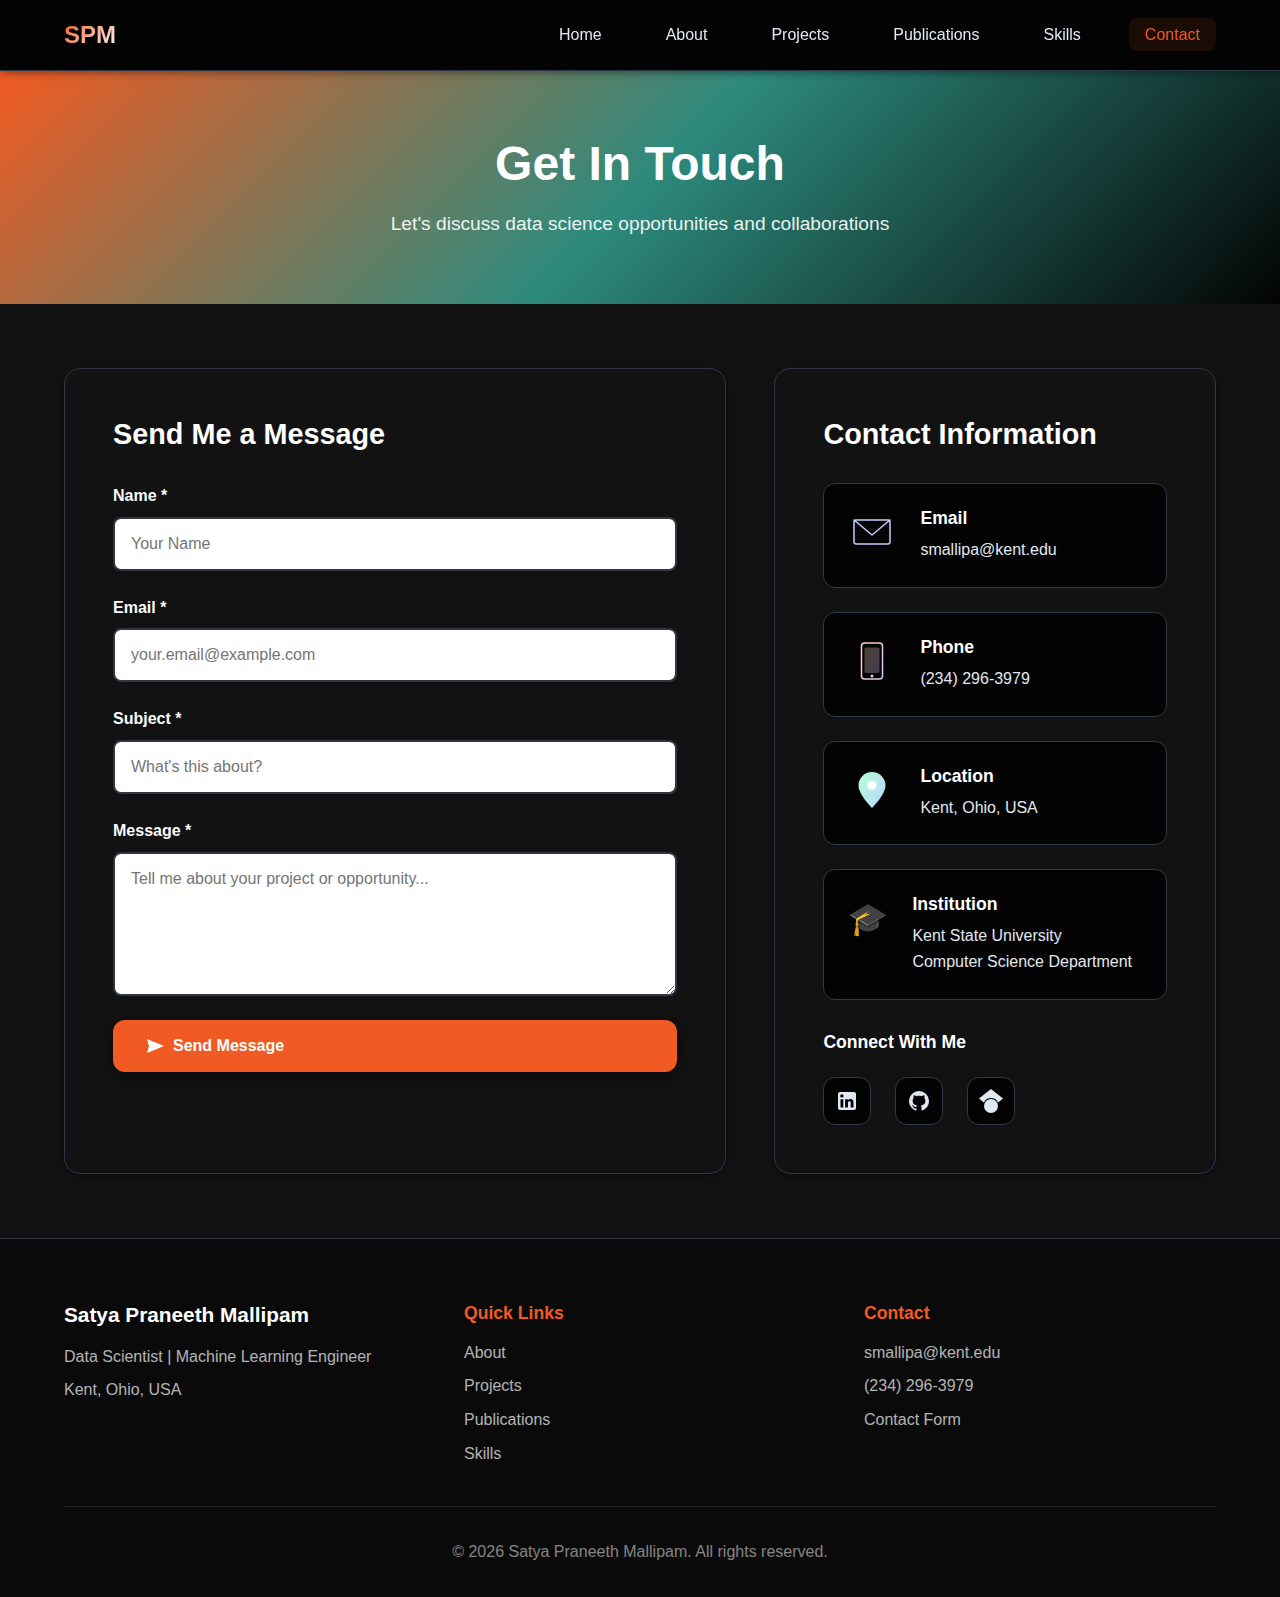
<file: contact.html>
<!DOCTYPE html>
<html lang="en">

<head>
    <meta charset="UTF-8">
    <meta name="viewport" content="width=device-width, initial-scale=1.0">
    <title>Contact - Satya Praneeth Mallipam</title>
    <link rel="stylesheet" href="style.css">
</head>

<body>
    <!-- Navigation -->
    <nav class="navbar">
        <div class="container">
            <div class="nav-brand">SPM</div>
            <ul class="nav-menu">
                <li><a href="index.html">Home</a></li>
                <li><a href="about.html">About</a></li>
                <li><a href="projects.html">Projects</a></li>
                <li><a href="publications.html">Publications</a></li>
                <li><a href="skills.html">Skills</a></li>
                <li><a href="contact.html" class="active">Contact</a></li>
            </ul>
            <div class="hamburger">
                <span></span>
                <span></span>
                <span></span>
            </div>
        </div>
    </nav>

    <!-- Page Header -->
    <section class="page-header">
        <div class="container">
            <h1>Get In Touch</h1>
            <p>Let's discuss data science opportunities and collaborations</p>
        </div>
    </section>

    <!-- Contact Section -->
    <section class="contact-section">
        <div class="container">
            <div class="contact-grid">
                <!-- Contact Form -->
                <div class="contact-form-container">
                    <h2>Send Me a Message</h2>
                    <form class="contact-form" id="contactForm">
                        <div class="form-group">
                            <label for="name">Name *</label>
                            <input type="text" id="name" name="name" required placeholder="Your Name">
                        </div>

                        <div class="form-group">
                            <label for="email">Email *</label>
                            <input type="email" id="email" name="email" required placeholder="your.email@example.com">
                        </div>

                        <div class="form-group">
                            <label for="subject">Subject *</label>
                            <input type="text" id="subject" name="subject" required placeholder="What's this about?">
                        </div>

                        <div class="form-group">
                            <label for="message">Message *</label>
                            <textarea id="message" name="message" rows="6" required
                                placeholder="Tell me about your project or opportunity..."></textarea>
                        </div>

                        <button type="submit" class="btn btn-primary">
                            <svg width="20" height="20" viewBox="0 0 20 20" fill="none"
                                xmlns="http://www.w3.org/2000/svg">
                                <path d="M2 3L19 10L2 17L4 10L2 3Z" fill="currentColor" />
                            </svg>
                            Send Message
                        </button>
                    </form>
                    <div id="formMessage" class="form-message"></div>
                </div>

                <!-- Contact Information -->
                <div class="contact-info-container">
                    <h2>Contact Information</h2>

                    <div class="contact-info-card">
                        <div class="info-icon"><img src="images/icons/email.svg" alt="Email"></div>
                        <div class="info-content">
                            <h3>Email</h3>
                            <a href="mailto:smallipa@kent.edu">smallipa@kent.edu</a>
                        </div>
                    </div>

                    <div class="contact-info-card">
                        <div class="info-icon"><img src="images/icons/phone.svg" alt="Phone"></div>
                        <div class="info-content">
                            <h3>Phone</h3>
                            <a href="tel:+12342963979">(234) 296-3979</a>
                        </div>
                    </div>

                    <div class="contact-info-card">
                        <div class="info-icon"><img src="images/icons/location.svg" alt="Location"></div>
                        <div class="info-content">
                            <h3>Location</h3>
                            <p>Kent, Ohio, USA</p>
                        </div>
                    </div>

                    <div class="contact-info-card">
                        <div class="info-icon">🎓</div>
                        <div class="info-content">
                            <h3>Institution</h3>
                            <p>Kent State University<br>Computer Science Department</p>
                        </div>
                    </div>

                    <div class="social-links">
                        <h3>Connect With Me</h3>
                        <div class="social-icons">
                            <a href="#" class="social-icon" title="LinkedIn">
                                <svg width="24" height="24" viewBox="0 0 24 24" fill="currentColor">
                                    <path
                                        d="M19 3a2 2 0 0 1 2 2v14a2 2 0 0 1-2 2H5a2 2 0 0 1-2-2V5a2 2 0 0 1 2-2h14m-.5 15.5v-5.3a3.26 3.26 0 0 0-3.26-3.26c-.85 0-1.84.52-2.32 1.3v-1.11h-2.79v8.37h2.79v-4.93c0-.77.62-1.4 1.39-1.4a1.4 1.4 0 0 1 1.4 1.4v4.93h2.79M6.88 8.56a1.68 1.68 0 0 0 1.68-1.68c0-.93-.75-1.69-1.68-1.69a1.69 1.69 0 0 0-1.69 1.69c0 .93.76 1.68 1.69 1.68m1.39 9.94v-8.37H5.5v8.37h2.77z" />
                                </svg>
                            </a>
                            <a href="#" class="social-icon" title="GitHub">
                                <svg width="24" height="24" viewBox="0 0 24 24" fill="currentColor">
                                    <path
                                        d="M12 2A10 10 0 0 0 2 12c0 4.42 2.87 8.17 6.84 9.5.5.08.66-.23.66-.5v-1.69c-2.77.6-3.36-1.34-3.36-1.34-.46-1.16-1.11-1.47-1.11-1.47-.91-.62.07-.6.07-.6 1 .07 1.53 1.03 1.53 1.03.87 1.52 2.34 1.07 2.91.83.09-.65.35-1.09.63-1.34-2.22-.25-4.55-1.11-4.55-4.92 0-1.11.38-2 1.03-2.71-.1-.25-.45-1.29.1-2.64 0 0 .84-.27 2.75 1.02.79-.22 1.65-.33 2.5-.33.85 0 1.71.11 2.5.33 1.91-1.29 2.75-1.02 2.75-1.02.55 1.35.2 2.39.1 2.64.65.71 1.03 1.6 1.03 2.71 0 3.82-2.34 4.66-4.57 4.91.36.31.69.92.69 1.85V21c0 .27.16.59.67.5C19.14 20.16 22 16.42 22 12A10 10 0 0 0 12 2z" />
                                </svg>
                            </a>
                            <a href="#" class="social-icon" title="Google Scholar">
                                <svg width="24" height="24" viewBox="0 0 24 24" fill="currentColor">
                                    <path
                                        d="M12 24a7 7 0 1 1 0-14 7 7 0 0 1 0 14zm0-24L0 9.5l4.838 3.94A8 8 0 0 1 12 9a8 8 0 0 1 7.162 4.44L24 9.5z" />
                                </svg>
                            </a>
                        </div>
                    </div>
                </div>
            </div>
        </div>
    </section>

    <!-- Footer -->
    <footer class="footer">
        <div class="container">
            <div class="footer-content">
                <div class="footer-section">
                    <h3>Satya Praneeth Mallipam</h3>
                    <p>Data Scientist | Machine Learning Engineer</p>
                    <p>Kent, Ohio, USA</p>
                </div>
                <div class="footer-section">
                    <h4>Quick Links</h4>
                    <ul>
                        <li><a href="about.html">About</a></li>
                        <li><a href="projects.html">Projects</a></li>
                        <li><a href="publications.html">Publications</a></li>
                        <li><a href="skills.html">Skills</a></li>
                    </ul>
                </div>
                <div class="footer-section">
                    <h4>Contact</h4>
                    <ul>
                        <li><a href="mailto:smallipa@kent.edu">smallipa@kent.edu</a></li>
                        <li><a href="tel:+12342963979">(234) 296-3979</a></li>
                        <li><a href="contact.html">Contact Form</a></li>
                    </ul>
                </div>
            </div>
            <div class="footer-bottom">
                <p>&copy; 2026 Satya Praneeth Mallipam. All rights reserved.</p>
            </div>
        </div>
    </footer>

    <script src="script.js"></script>
    <script>
        document.getElementById('contactForm').addEventListener('submit', function (e) {
            e.preventDefault();

            const formMessage = document.getElementById('formMessage');
            formMessage.className = 'form-message success';
            formMessage.textContent = 'Thank you for your message! I will get back to you soon.';
            formMessage.style.display = 'block';

            // Reset form
            this.reset();

            // Hide message after 5 seconds
            setTimeout(() => {
                formMessage.style.display = 'none';
            }, 5000);
        });
    </script>
</body>

</html>
</file>
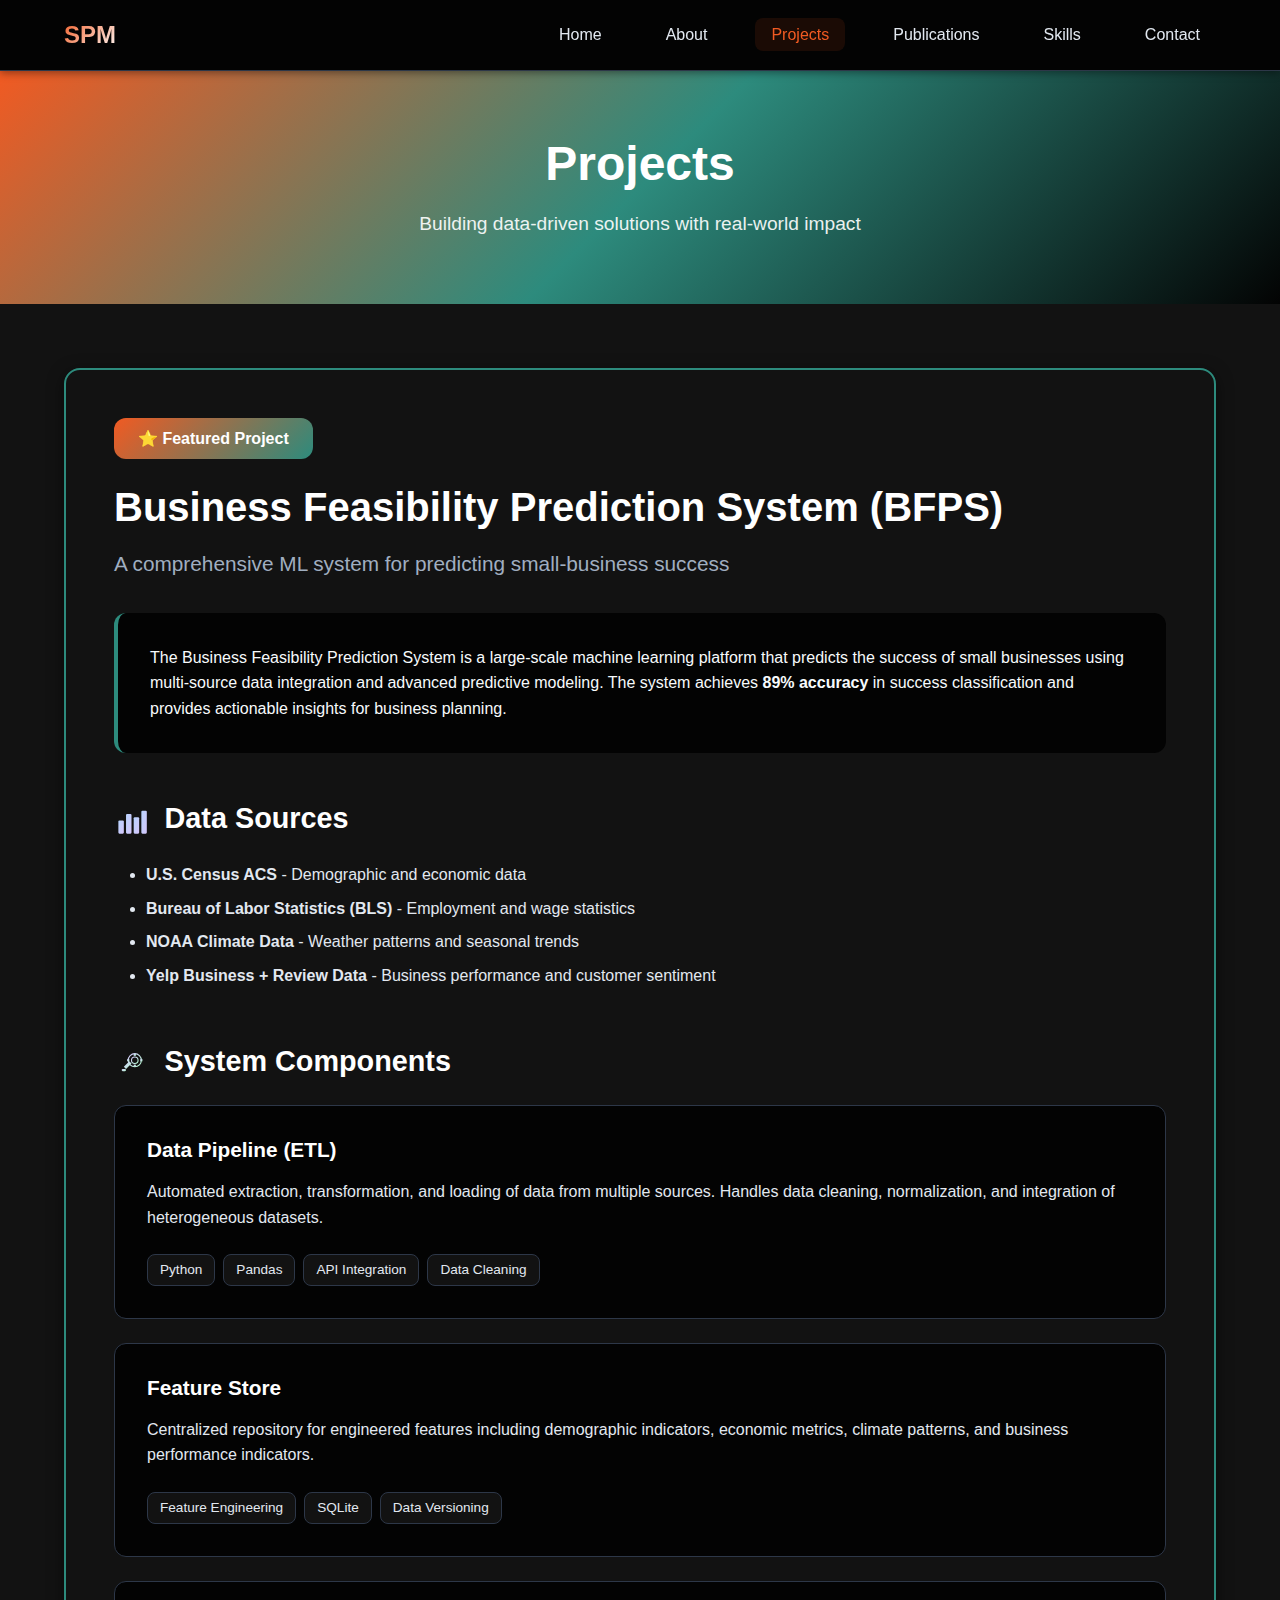
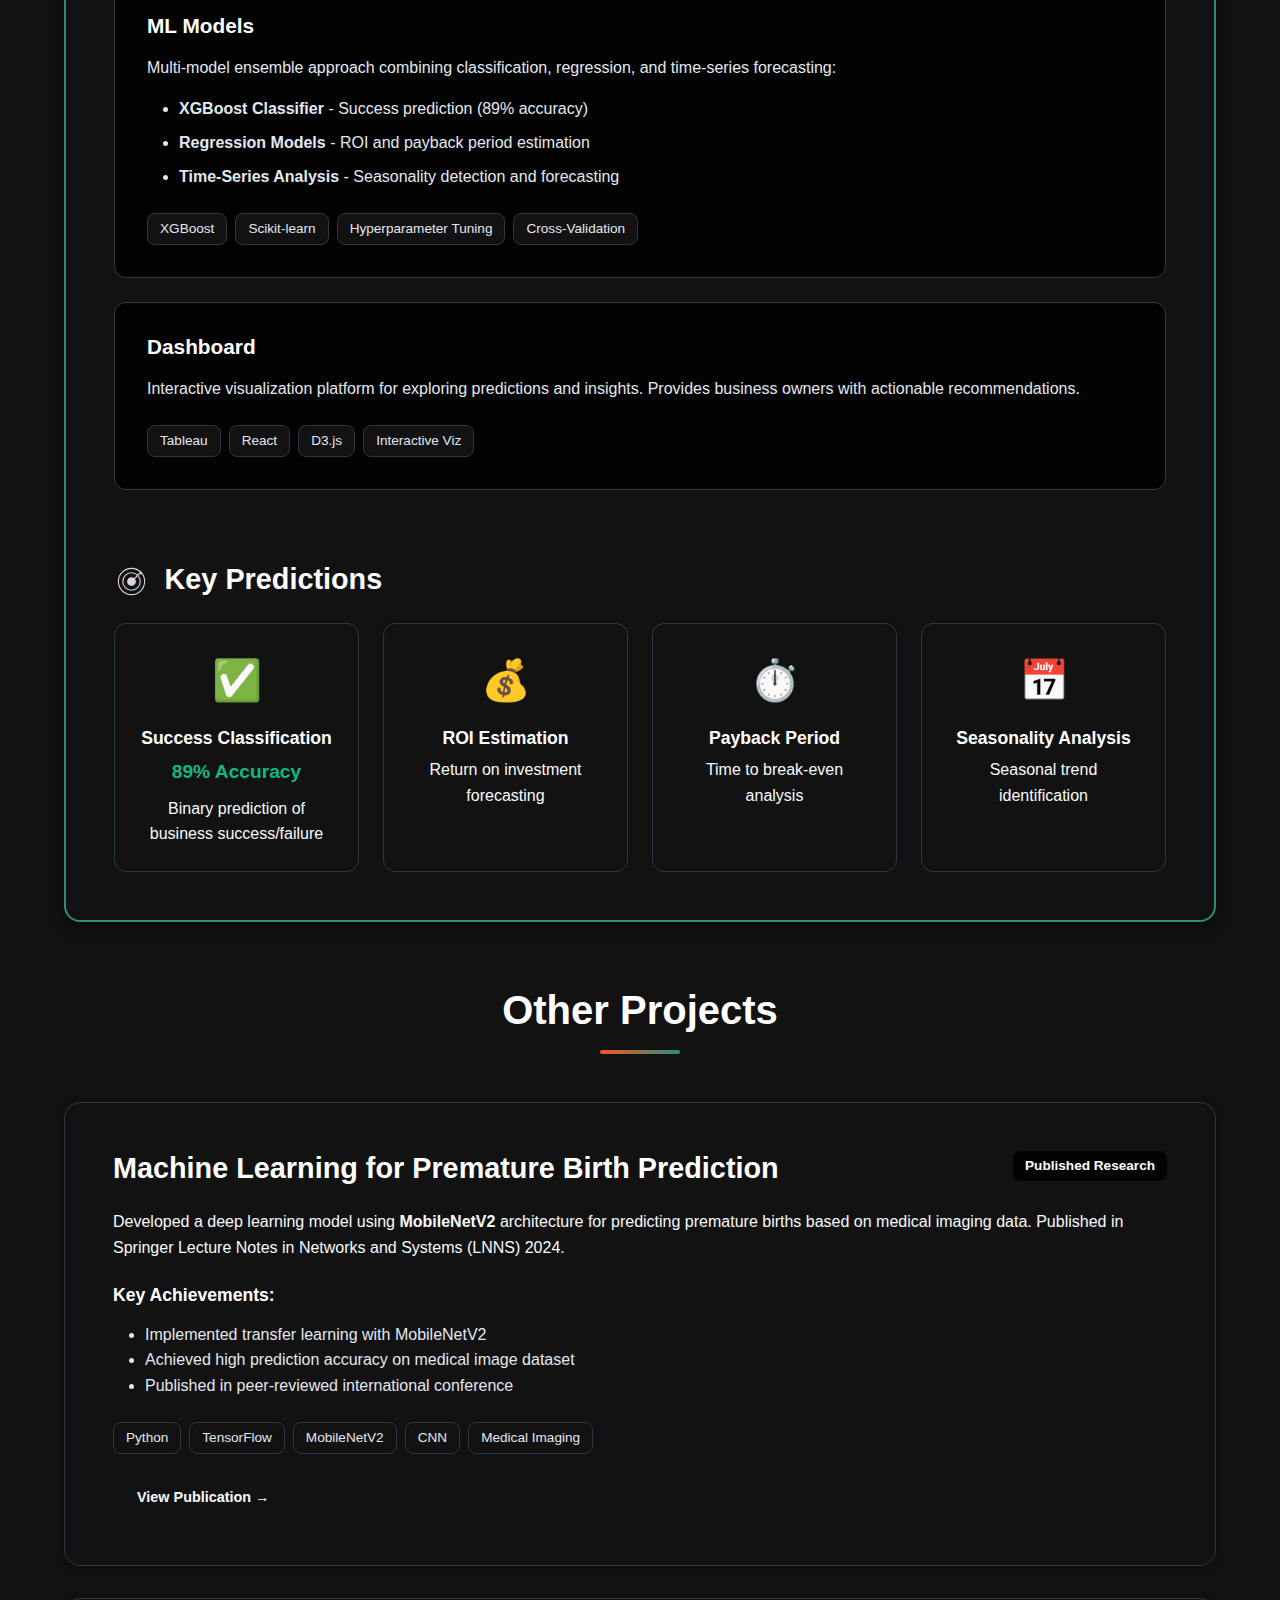
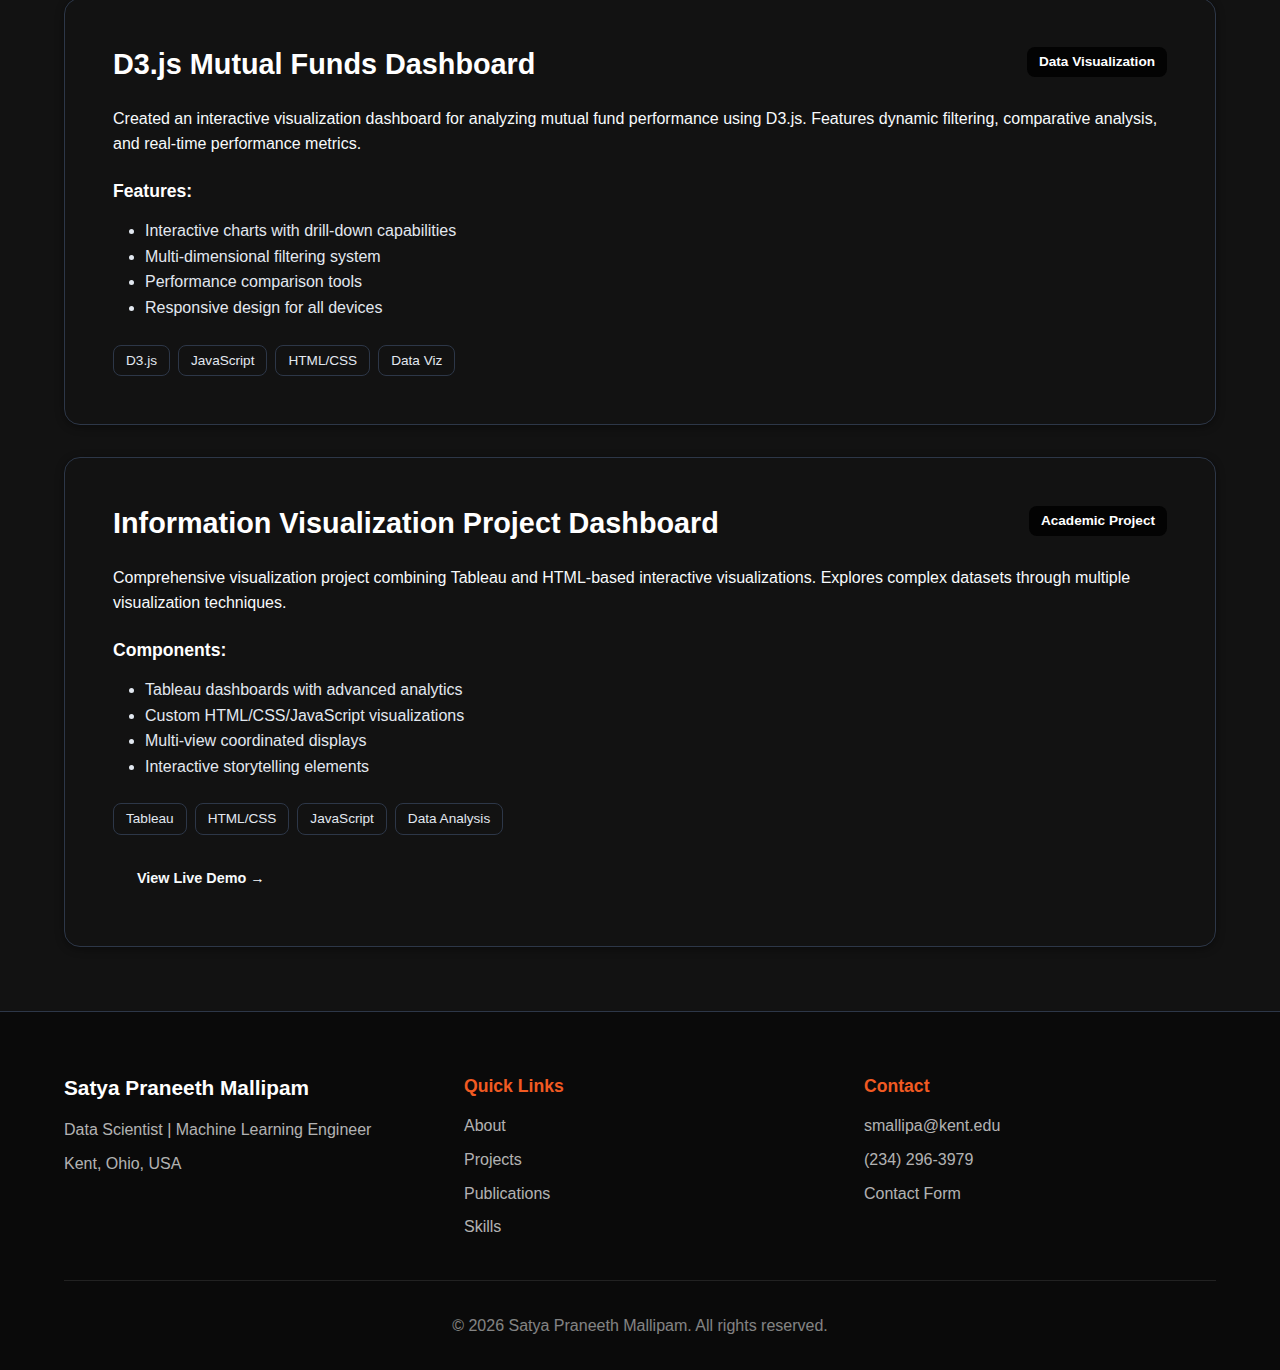
<file: projects.html>
<!DOCTYPE html>
<html lang="en">

<head>
    <meta charset="UTF-8">
    <meta name="viewport" content="width=device-width, initial-scale=1.0">
    <title>Projects - Satya Praneeth Mallipam</title>
    <link rel="stylesheet" href="style.css">
</head>

<body>
    <!-- Navigation -->
    <nav class="navbar">
        <div class="container">
            <div class="nav-brand">SPM</div>
            <ul class="nav-menu">
                <li><a href="index.html">Home</a></li>
                <li><a href="about.html">About</a></li>
                <li><a href="projects.html" class="active">Projects</a></li>
                <li><a href="publications.html">Publications</a></li>
                <li><a href="skills.html">Skills</a></li>
                <li><a href="contact.html">Contact</a></li>
            </ul>
            <div class="hamburger">
                <span></span>
                <span></span>
                <span></span>
            </div>
        </div>
    </nav>

    <!-- Page Header -->
    <section class="page-header">
        <div class="container">
            <h1>Projects</h1>
            <p>Building data-driven solutions with real-world impact</p>
        </div>
    </section>

    <!-- Projects Section -->
    <section class="projects-section">
        <div class="container">
            <!-- Featured Project: BFPS -->
            <div class="project-detail featured-project">
                <div class="project-badge">⭐ Featured Project</div>
                <h2>Business Feasibility Prediction System (BFPS)</h2>
                <p class="project-subtitle">A comprehensive ML system for predicting small-business success</p>

                <div class="project-overview">
                    <p>The Business Feasibility Prediction System is a large-scale machine learning platform that
                        predicts the success of small businesses using multi-source data integration and advanced
                        predictive modeling. The system achieves <strong>89% accuracy</strong> in success classification
                        and provides actionable insights for business planning.</p>
                </div>

                <div class="project-sections">
                    <div class="project-subsection">
                        <h3><img src="images/icons/data-science.svg" alt="Data" class="icon-inline"> Data Sources</h3>
                        <ul>
                            <li><strong>U.S. Census ACS</strong> - Demographic and economic data</li>
                            <li><strong>Bureau of Labor Statistics (BLS)</strong> - Employment and wage statistics</li>
                            <li><strong>NOAA Climate Data</strong> - Weather patterns and seasonal trends</li>
                            <li><strong>Yelp Business + Review Data</strong> - Business performance and customer
                                sentiment</li>
                        </ul>
                    </div>

                    <div class="project-subsection">
                        <h3><img src="images/icons/engineering.svg" alt="Engineering" class="icon-inline"> System Components</h3>

                        <div class="component-card">
                            <h4>Data Pipeline (ETL)</h4>
                            <p>Automated extraction, transformation, and loading of data from multiple sources. Handles
                                data cleaning, normalization, and integration of heterogeneous datasets.</p>
                            <div class="tech-tags">
                                <span>Python</span>
                                <span>Pandas</span>
                                <span>API Integration</span>
                                <span>Data Cleaning</span>
                            </div>
                        </div>

                        <div class="component-card">
                            <h4>Feature Store</h4>
                            <p>Centralized repository for engineered features including demographic indicators, economic
                                metrics, climate patterns, and business performance indicators.</p>
                            <div class="tech-tags">
                                <span>Feature Engineering</span>
                                <span>SQLite</span>
                                <span>Data Versioning</span>
                            </div>
                        </div>

                        <div class="component-card">
                            <h4>ML Models</h4>
                            <p>Multi-model ensemble approach combining classification, regression, and time-series
                                forecasting:</p>
                            <ul>
                                <li><strong>XGBoost Classifier</strong> - Success prediction (89% accuracy)</li>
                                <li><strong>Regression Models</strong> - ROI and payback period estimation</li>
                                <li><strong>Time-Series Analysis</strong> - Seasonality detection and forecasting</li>
                            </ul>
                            <div class="tech-tags">
                                <span>XGBoost</span>
                                <span>Scikit-learn</span>
                                <span>Hyperparameter Tuning</span>
                                <span>Cross-Validation</span>
                            </div>
                        </div>

                        <div class="component-card">
                            <h4>Dashboard</h4>
                            <p>Interactive visualization platform for exploring predictions and insights. Provides
                                business owners with actionable recommendations.</p>
                            <div class="tech-tags">
                                <span>Tableau</span>
                                <span>React</span>
                                <span>D3.js</span>
                                <span>Interactive Viz</span>
                            </div>
                        </div>
                    </div>

                    <div class="project-subsection">
                        <h3><img src="images/icons/target.svg" alt="Target" class="icon-inline"> Key Predictions</h3>
                        <div class="predictions-grid">
                            <div class="prediction-card">
                                <div class="prediction-icon">✅</div>
                                <h4>Success Classification</h4>
                                <p class="accuracy">89% Accuracy</p>
                                <p>Binary prediction of business success/failure</p>
                            </div>
                            <div class="prediction-card">
                                <div class="prediction-icon">💰</div>
                                <h4>ROI Estimation</h4>
                                <p>Return on investment forecasting</p>
                            </div>
                            <div class="prediction-card">
                                <div class="prediction-icon">⏱️</div>
                                <h4>Payback Period</h4>
                                <p>Time to break-even analysis</p>
                            </div>
                            <div class="prediction-card">
                                <div class="prediction-icon">📅</div>
                                <h4>Seasonality Analysis</h4>
                                <p>Seasonal trend identification</p>
                            </div>
                        </div>
                    </div>
                </div>
            </div>

            <!-- Other Projects -->
            <h2 class="section-title">Other Projects</h2>

            <div class="projects-grid-alt">
                <div class="project-card-alt">
                    <div class="project-header">
                        <h3>Machine Learning for Premature Birth Prediction</h3>
                        <span class="badge">Published Research</span>
                    </div>
                    <p>Developed a deep learning model using <strong>MobileNetV2</strong> architecture for predicting
                        premature births based on medical imaging data. Published in Springer Lecture Notes in Networks
                        and Systems (LNNS) 2024.</p>
                    <div class="project-highlights">
                        <h4>Key Achievements:</h4>
                        <ul>
                            <li>Implemented transfer learning with MobileNetV2</li>
                            <li>Achieved high prediction accuracy on medical image dataset</li>
                            <li>Published in peer-reviewed international conference</li>
                        </ul>
                    </div>
                    <div class="tech-tags">
                        <span>Python</span>
                        <span>TensorFlow</span>
                        <span>MobileNetV2</span>
                        <span>CNN</span>
                        <span>Medical Imaging</span>
                    </div>
                    <div class="project-links">
                        <a href="publications.html" class="btn btn-small">View Publication →</a>
                    </div>
                </div>

                <div class="project-card-alt">
                    <div class="project-header">
                        <h3>D3.js Mutual Funds Dashboard</h3>
                        <span class="badge">Data Visualization</span>
                    </div>
                    <p>Created an interactive visualization dashboard for analyzing mutual fund performance using D3.js.
                        Features dynamic filtering, comparative analysis, and real-time performance metrics.</p>
                    <div class="project-highlights">
                        <h4>Features:</h4>
                        <ul>
                            <li>Interactive charts with drill-down capabilities</li>
                            <li>Multi-dimensional filtering system</li>
                            <li>Performance comparison tools</li>
                            <li>Responsive design for all devices</li>
                        </ul>
                    </div>
                    <div class="tech-tags">
                        <span>D3.js</span>
                        <span>JavaScript</span>
                        <span>HTML/CSS</span>
                        <span>Data Viz</span>
                    </div>
                </div>

                <div class="project-card-alt">
                    <div class="project-header">
                        <h3>Information Visualization Project Dashboard</h3>
                        <span class="badge">Academic Project</span>
                    </div>
                    <p>Comprehensive visualization project combining Tableau and HTML-based interactive visualizations.
                        Explores complex datasets through multiple visualization techniques.</p>
                    <div class="project-highlights">
                        <h4>Components:</h4>
                        <ul>
                            <li>Tableau dashboards with advanced analytics</li>
                            <li>Custom HTML/CSS/JavaScript visualizations</li>
                            <li>Multi-view coordinated displays</li>
                            <li>Interactive storytelling elements</li>
                        </ul>
                    </div>
                    <div class="tech-tags">
                        <span>Tableau</span>
                        <span>HTML/CSS</span>
                        <span>JavaScript</span>
                        <span>Data Analysis</span>
                    </div>
                    <div class="project-links">
                        <a href="https://web.cs.kent.edu/~tbandila/IVwebpage.html" target="_blank"
                            class="btn btn-small">View Live Demo →</a>
                    </div>
                </div>
            </div>
        </div>
    </section>

    <!-- Footer -->
    <footer class="footer">
        <div class="container">
            <div class="footer-content">
                <div class="footer-section">
                    <h3>Satya Praneeth Mallipam</h3>
                    <p>Data Scientist | Machine Learning Engineer</p>
                    <p>Kent, Ohio, USA</p>
                </div>
                <div class="footer-section">
                    <h4>Quick Links</h4>
                    <ul>
                        <li><a href="about.html">About</a></li>
                        <li><a href="projects.html">Projects</a></li>
                        <li><a href="publications.html">Publications</a></li>
                        <li><a href="skills.html">Skills</a></li>
                    </ul>
                </div>
                <div class="footer-section">
                    <h4>Contact</h4>
                    <ul>
                        <li><a href="mailto:smallipa@kent.edu">smallipa@kent.edu</a></li>
                        <li><a href="tel:+12342963979">(234) 296-3979</a></li>
                        <li><a href="contact.html">Contact Form</a></li>
                    </ul>
                </div>
            </div>
            <div class="footer-bottom">
                <p>&copy; 2026 Satya Praneeth Mallipam. All rights reserved.</p>
            </div>
        </div>
    </footer>

    <script src="script.js"></script>
</body>

</html>
</file>
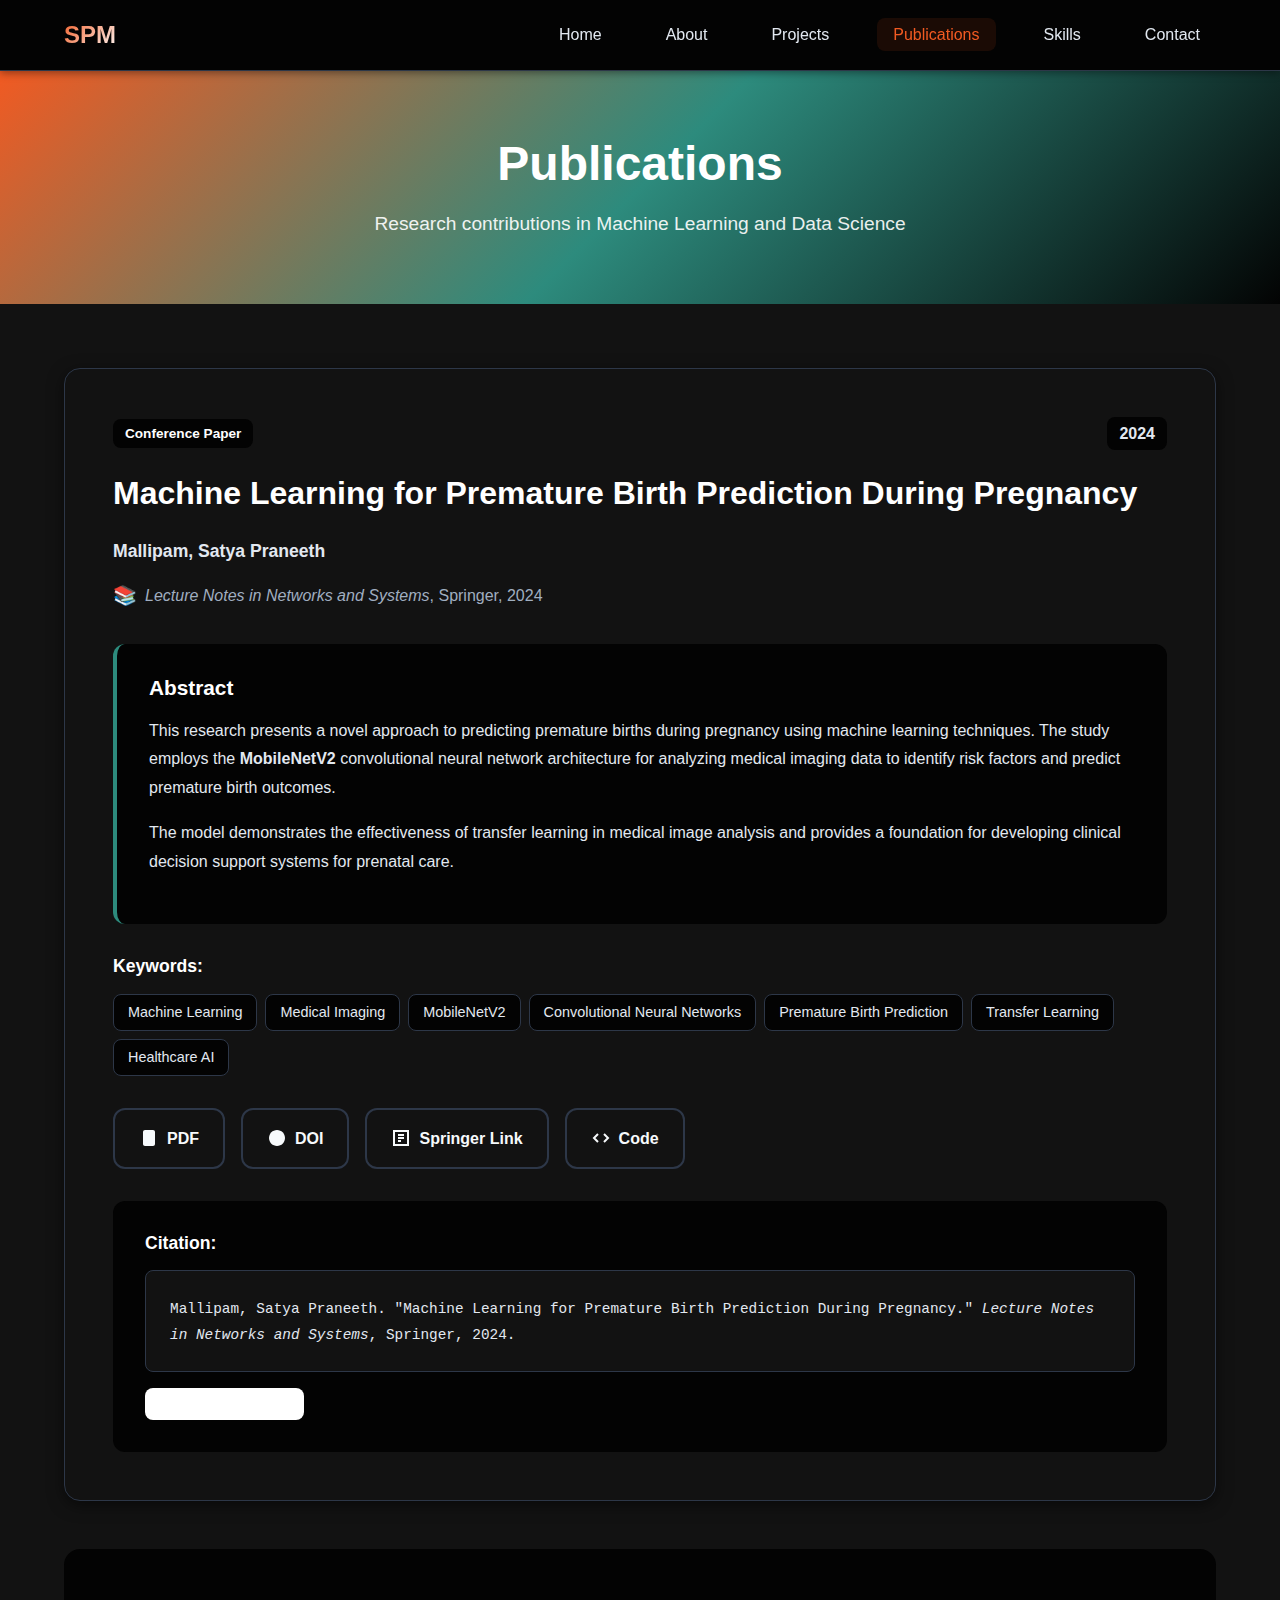
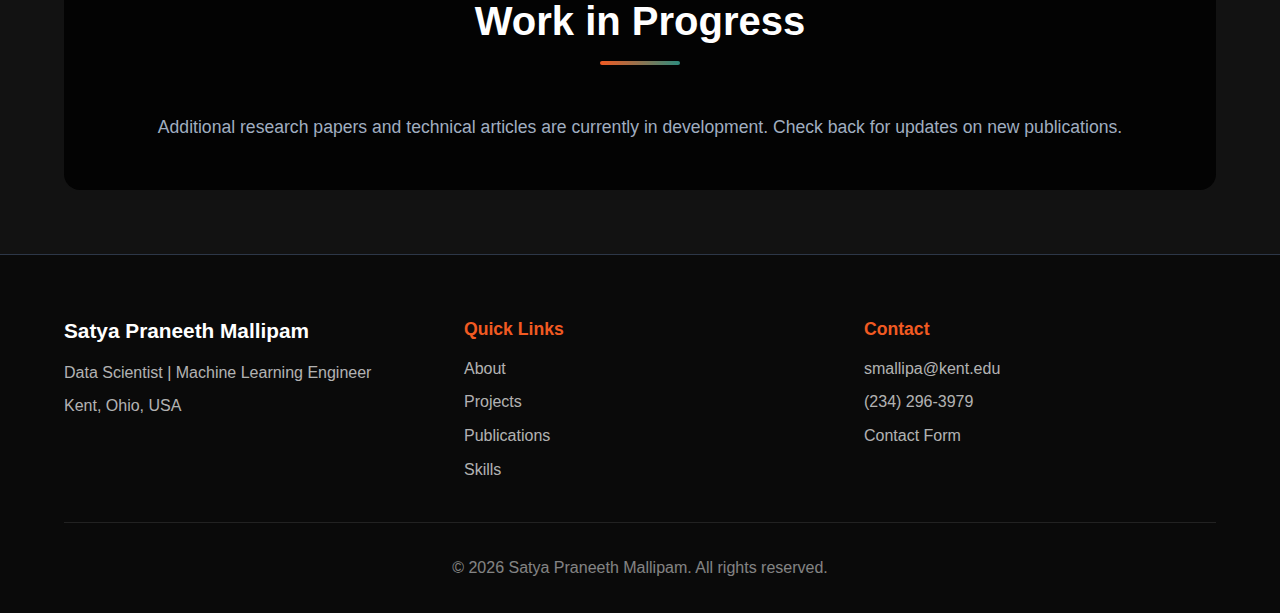
<file: publications.html>
<!DOCTYPE html>
<html lang="en">

<head>
    <meta charset="UTF-8">
    <meta name="viewport" content="width=device-width, initial-scale=1.0">
    <title>Publications - Satya Praneeth Mallipam</title>
    <link rel="stylesheet" href="style.css">
</head>

<body>
    <!-- Navigation -->
    <nav class="navbar">
        <div class="container">
            <div class="nav-brand">SPM</div>
            <ul class="nav-menu">
                <li><a href="index.html">Home</a></li>
                <li><a href="about.html">About</a></li>
                <li><a href="projects.html">Projects</a></li>
                <li><a href="publications.html" class="active">Publications</a></li>
                <li><a href="skills.html">Skills</a></li>
                <li><a href="contact.html">Contact</a></li>
            </ul>
            <div class="hamburger">
                <span></span>
                <span></span>
                <span></span>
            </div>
        </div>
    </nav>

    <!-- Page Header -->
    <section class="page-header">
        <div class="container">
            <h1>Publications</h1>
            <p>Research contributions in Machine Learning and Data Science</p>
        </div>
    </section>

    <!-- Publications Section -->
    <section class="publications-section">
        <div class="container">
            <div class="publication-card">
                <div class="publication-header">
                    <span class="publication-type">Conference Paper</span>
                    <span class="publication-year">2024</span>
                </div>

                <h2 class="publication-title">Machine Learning for Premature Birth Prediction During Pregnancy</h2>

                <div class="publication-authors">
                    <strong>Mallipam, Satya Praneeth</strong>
                </div>

                <div class="publication-venue">
                    <span class="venue-icon">📚</span>
                    <span><em>Lecture Notes in Networks and Systems</em>, Springer, 2024</span>
                </div>

                <div class="publication-abstract">
                    <h3>Abstract</h3>
                    <p>This research presents a novel approach to predicting premature births during pregnancy using
                        machine learning techniques. The study employs the <strong>MobileNetV2</strong> convolutional
                        neural network architecture for analyzing medical imaging data to identify risk factors and
                        predict premature birth outcomes.</p>

                    <p>The model demonstrates the effectiveness of transfer learning in medical image analysis and
                        provides a foundation for developing clinical decision support systems for prenatal care.</p>
                </div>

                <div class="publication-keywords">
                    <h4>Keywords:</h4>
                    <div class="keyword-tags">
                        <span>Machine Learning</span>
                        <span>Medical Imaging</span>
                        <span>MobileNetV2</span>
                        <span>Convolutional Neural Networks</span>
                        <span>Premature Birth Prediction</span>
                        <span>Transfer Learning</span>
                        <span>Healthcare AI</span>
                    </div>
                </div>

                <div class="publication-links">
                    <a href="#" class="pub-btn pdf-btn">
                        <svg width="20" height="20" viewBox="0 0 20 20" fill="none" xmlns="http://www.w3.org/2000/svg">
                            <path
                                d="M14 2H6C4.9 2 4 2.9 4 4V16C4 17.1 4.9 18 6 18H14C15.1 18 16 17.1 16 16V4C16 2.9 15.1 2 14 2Z"
                                fill="currentColor" />
                        </svg>
                        PDF
                    </a>
                    <a href="#" class="pub-btn doi-btn">
                        <svg width="20" height="20" viewBox="0 0 20 20" fill="none" xmlns="http://www.w3.org/2000/svg">
                            <path
                                d="M10 2C5.58 2 2 5.58 2 10C2 14.42 5.58 18 10 18C14.42 18 18 14.42 18 10C18 5.58 14.42 2 10 2Z"
                                fill="currentColor" />
                        </svg>
                        DOI
                    </a>
                    <a href="https://link.springer.com" target="_blank" class="pub-btn springer-btn">
                        <svg width="20" height="20" viewBox="0 0 20 20" fill="none" xmlns="http://www.w3.org/2000/svg">
                            <path d="M3 3H17V17H3V3Z" stroke="currentColor" stroke-width="2" fill="none" />
                            <path d="M7 7H13M7 10H13M7 13H10" stroke="currentColor" stroke-width="2" />
                        </svg>
                        Springer Link
                    </a>
                    <a href="#" class="pub-btn code-btn">
                        <svg width="20" height="20" viewBox="0 0 20 20" fill="none" xmlns="http://www.w3.org/2000/svg">
                            <path d="M7 14L3 10L7 6M13 6L17 10L13 14" stroke="currentColor" stroke-width="2"
                                fill="none" />
                        </svg>
                        Code
                    </a>
                </div>

                <div class="publication-citation">
                    <h4>Citation:</h4>
                    <div class="citation-box">
                        <code>Mallipam, Satya Praneeth. "Machine Learning for Premature Birth Prediction During Pregnancy." <em>Lecture Notes in Networks and Systems</em>, Springer, 2024.</code>
                    </div>
                    <button class="copy-citation-btn" onclick="copyCitation()">
                        <svg width="16" height="16" viewBox="0 0 16 16" fill="none" xmlns="http://www.w3.org/2000/svg">
                            <path
                                d="M11 1H3C2.45 1 2 1.45 2 2V11H3V2H11V1ZM13 3H6C5.45 3 5 3.45 5 4V14C5 14.55 5.45 15 6 15H13C13.55 15 14 14.55 14 14V4C14 3.45 13.55 3 13 3ZM13 14H6V4H13V14Z"
                                fill="currentColor" />
                        </svg>
                        Copy Citation
                    </button>
                </div>
            </div>

            <!-- Future Publications Section -->
            <div class="future-publications">
                <h2 class="section-title">Work in Progress</h2>
                <p class="section-description">Additional research papers and technical articles are currently in
                    development. Check back for updates on new publications.</p>
            </div>
        </div>
    </section>

    <!-- Footer -->
    <footer class="footer">
        <div class="container">
            <div class="footer-content">
                <div class="footer-section">
                    <h3>Satya Praneeth Mallipam</h3>
                    <p>Data Scientist | Machine Learning Engineer</p>
                    <p>Kent, Ohio, USA</p>
                </div>
                <div class="footer-section">
                    <h4>Quick Links</h4>
                    <ul>
                        <li><a href="about.html">About</a></li>
                        <li><a href="projects.html">Projects</a></li>
                        <li><a href="publications.html">Publications</a></li>
                        <li><a href="skills.html">Skills</a></li>
                    </ul>
                </div>
                <div class="footer-section">
                    <h4>Contact</h4>
                    <ul>
                        <li><a href="mailto:smallipa@kent.edu">smallipa@kent.edu</a></li>
                        <li><a href="tel:+12342963979">(234) 296-3979</a></li>
                        <li><a href="contact.html">Contact Form</a></li>
                    </ul>
                </div>
            </div>
            <div class="footer-bottom">
                <p>&copy; 2026 Satya Praneeth Mallipam. All rights reserved.</p>
            </div>
        </div>
    </footer>

    <script src="script.js"></script>
    <script>
        function copyCitation() {
            const citation = 'Mallipam, Satya Praneeth. "Machine Learning for Premature Birth Prediction During Pregnancy." Lecture Notes in Networks and Systems, Springer, 2024.';
            navigator.clipboard.writeText(citation).then(() => {
                const btn = document.querySelector('.copy-citation-btn');
                btn.innerHTML = '<svg width="16" height="16" viewBox="0 0 16 16" fill="none" xmlns="http://www.w3.org/2000/svg"><path d="M6 10L3 7L4.41 5.59L6 7.17L11.59 1.58L13 3L6 10Z" fill="currentColor"/></svg> Copied!';
                setTimeout(() => {
                    btn.innerHTML = '<svg width="16" height="16" viewBox="0 0 16 16" fill="none" xmlns="http://www.w3.org/2000/svg"><path d="M11 1H3C2.45 1 2 1.45 2 2V11H3V2H11V1ZM13 3H6C5.45 3 5 3.45 5 4V14C5 14.55 5.45 15 6 15H13C13.55 15 14 14.55 14 14V4C14 3.45 13.55 3 13 3ZM13 14H6V4H13V14Z" fill="currentColor"/></svg> Copy Citation';
                }, 2000);
            });
        }
    </script>
</body>

</html>
</file>
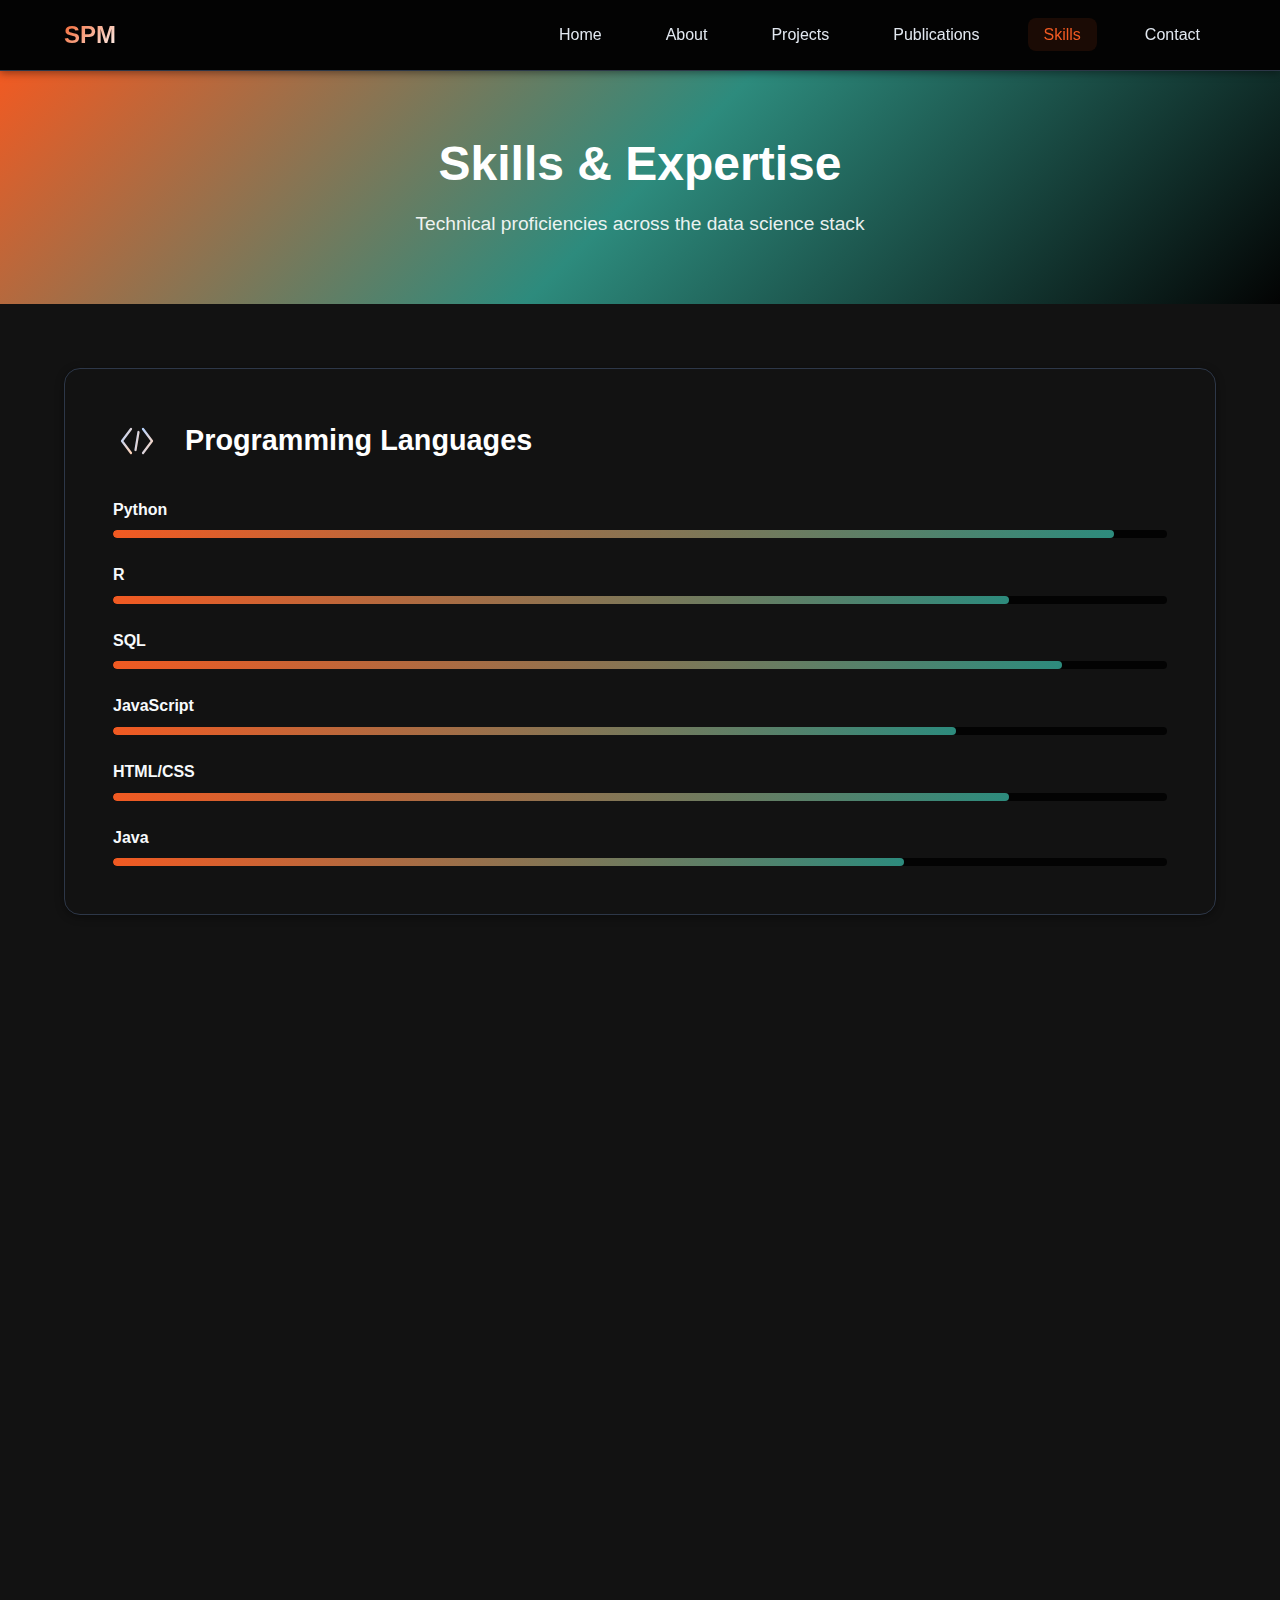
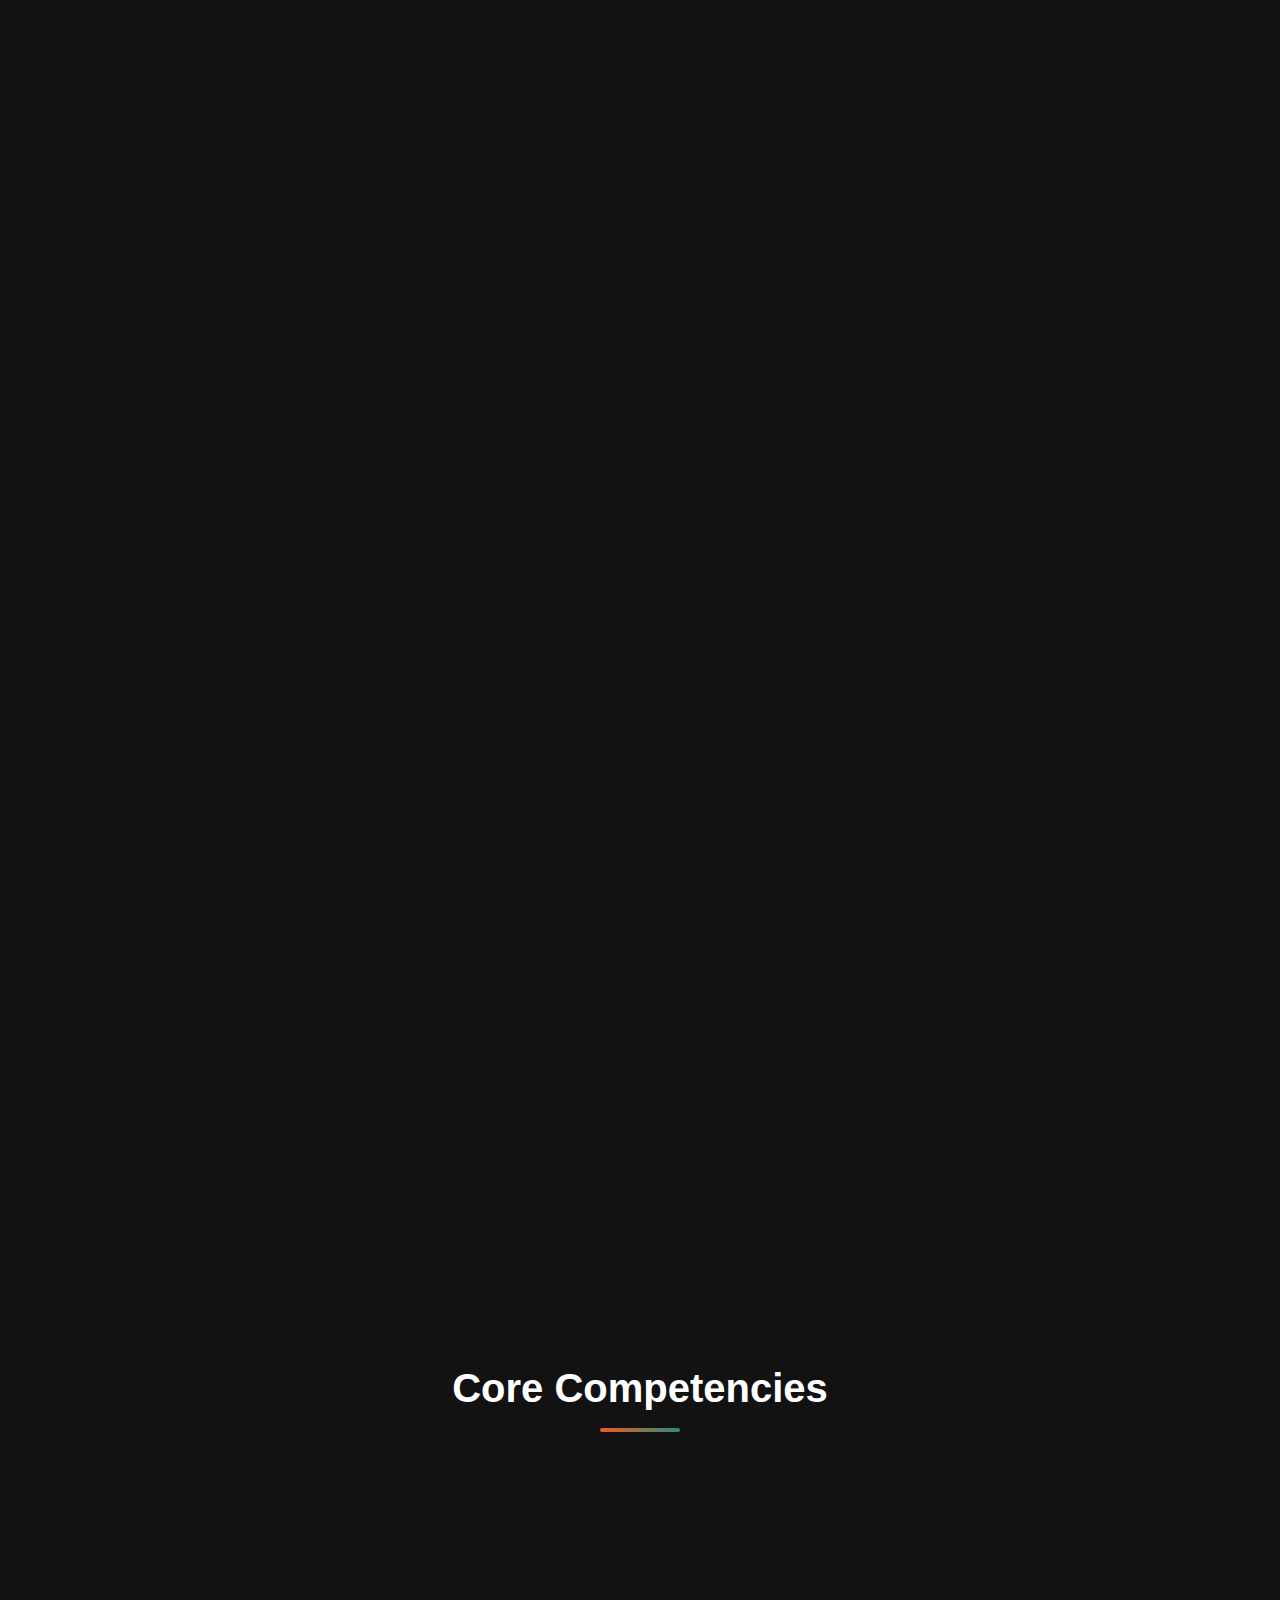
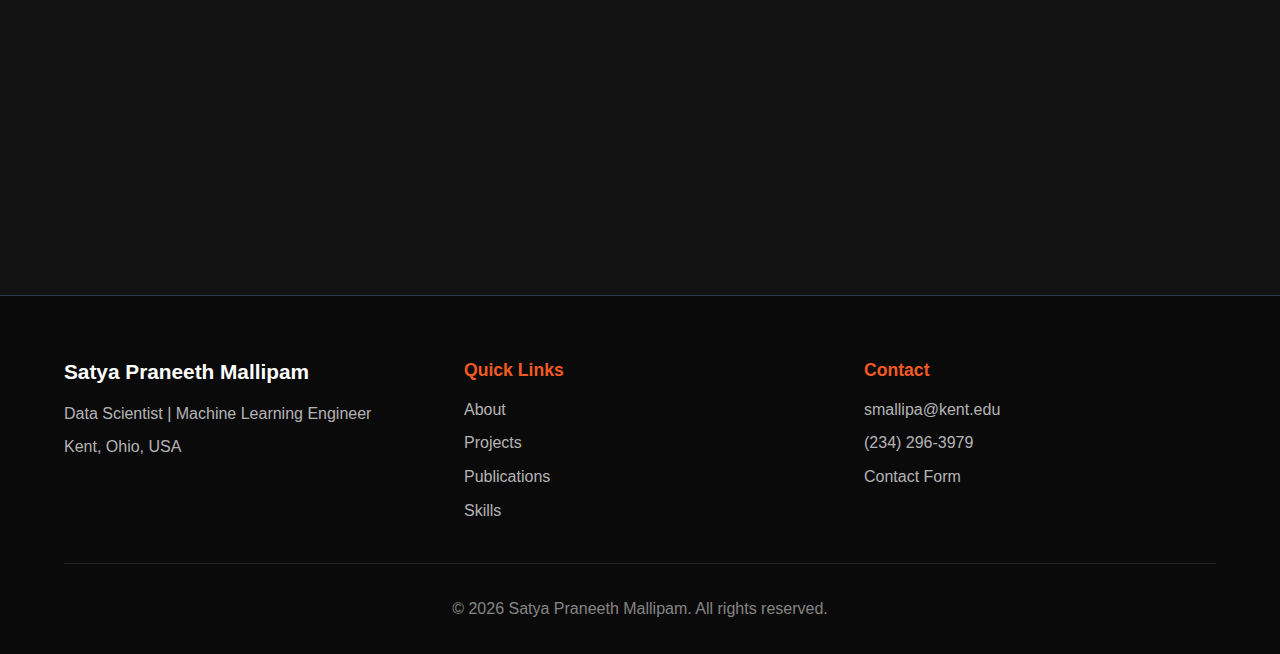
<file: skills.html>
<!DOCTYPE html>
<html lang="en">

<head>
    <meta charset="UTF-8">
    <meta name="viewport" content="width=device-width, initial-scale=1.0">
    <title>Skills - Satya Praneeth Mallipam</title>
    <link rel="stylesheet" href="style.css">
</head>

<body>
    <!-- Navigation -->
    <nav class="navbar">
        <div class="container">
            <div class="nav-brand">SPM</div>
            <ul class="nav-menu">
                <li><a href="index.html">Home</a></li>
                <li><a href="about.html">About</a></li>
                <li><a href="projects.html">Projects</a></li>
                <li><a href="publications.html">Publications</a></li>
                <li><a href="skills.html" class="active">Skills</a></li>
                <li><a href="contact.html">Contact</a></li>
            </ul>
            <div class="hamburger">
                <span></span>
                <span></span>
                <span></span>
            </div>
        </div>
    </nav>

    <!-- Page Header -->
    <section class="page-header">
        <div class="container">
            <h1>Skills & Expertise</h1>
            <p>Technical proficiencies across the data science stack</p>
        </div>
    </section>

    <!-- Skills Section -->
    <section class="skills-section">
        <div class="container">
            <div class="skills-grid">
                <!-- Programming Languages -->
                <div class="skill-category">
                    <div class="category-header">
                        <div class="category-icon"><img src="images/icons/programming.svg" alt="Programming"></div>
                        <h2>Programming Languages</h2>
                    </div>
                    <div class="skills-list">
                        <div class="skill-item">
                            <span class="skill-name">Python</span>
                            <div class="skill-bar">
                                <div class="skill-progress" style="width: 95%"></div>
                            </div>
                        </div>
                        <div class="skill-item">
                            <span class="skill-name">R</span>
                            <div class="skill-bar">
                                <div class="skill-progress" style="width: 85%"></div>
                            </div>
                        </div>
                        <div class="skill-item">
                            <span class="skill-name">SQL</span>
                            <div class="skill-bar">
                                <div class="skill-progress" style="width: 90%"></div>
                            </div>
                        </div>
                        <div class="skill-item">
                            <span class="skill-name">JavaScript</span>
                            <div class="skill-bar">
                                <div class="skill-progress" style="width: 80%"></div>
                            </div>
                        </div>
                        <div class="skill-item">
                            <span class="skill-name">HTML/CSS</span>
                            <div class="skill-bar">
                                <div class="skill-progress" style="width: 85%"></div>
                            </div>
                        </div>
                        <div class="skill-item">
                            <span class="skill-name">Java</span>
                            <div class="skill-bar">
                                <div class="skill-progress" style="width: 75%"></div>
                            </div>
                        </div>
                    </div>
                </div>

                <!-- Data Science & ML -->
                <div class="skill-category">
                    <div class="category-header">
                        <div class="category-icon"><img src="images/icons/machine-learning.svg" alt="Machine Learning"></div>
                        <h2>Data Science & Machine Learning</h2>
                    </div>
                    <div class="skills-tags">
                        <span class="skill-tag">Exploratory Data Analysis (EDA)</span>
                        <span class="skill-tag">Supervised Learning</span>
                        <span class="skill-tag">Unsupervised Learning</span>
                        <span class="skill-tag">XGBoost</span>
                        <span class="skill-tag">Random Forest</span>
                        <span class="skill-tag">Principal Component Analysis (PCA)</span>
                        <span class="skill-tag">Convolutional Neural Networks (CNNs)</span>
                        <span class="skill-tag">MobileNetV2</span>
                        <span class="skill-tag">Hyperparameter Tuning</span>
                        <span class="skill-tag">Regression Analysis</span>
                        <span class="skill-tag">Classification</span>
                        <span class="skill-tag">Time-Series Analysis</span>
                        <span class="skill-tag">Statistical Modeling</span>
                        <span class="skill-tag">Feature Engineering</span>
                        <span class="skill-tag">Model Evaluation</span>
                        <span class="skill-tag">Cross-Validation</span>
                    </div>
                </div>

                <!-- Data Engineering -->
                <div class="skill-category">
                    <div class="category-header">
                        <div class="category-icon"><img src="images/icons/engineering.svg" alt="Engineering"></div>
                        <h2>Data Engineering</h2>
                    </div>
                    <div class="skills-tags">
                        <span class="skill-tag">Data Pipelines</span>
                        <span class="skill-tag">ETL Processes</span>
                        <span class="skill-tag">Feature Engineering</span>
                        <span class="skill-tag">API Integration</span>
                        <span class="skill-tag">Data Cleaning</span>
                        <span class="skill-tag">Data Transformation</span>
                        <span class="skill-tag">SQLite</span>
                        <span class="skill-tag">MySQL</span>
                        <span class="skill-tag">MongoDB</span>
                        <span class="skill-tag">Database Design</span>
                        <span class="skill-tag">Data Warehousing</span>
                        <span class="skill-tag">Big Data Processing</span>
                    </div>
                </div>

                <!-- Visualization -->
                <div class="skill-category">
                    <div class="category-header">
                        <div class="category-icon"><img src="images/icons/data-science.svg" alt="Data Visualization"></div>
                        <h2>Data Visualization</h2>
                    </div>
                    <div class="skills-list">
                        <div class="skill-item">
                            <span class="skill-name">Tableau</span>
                            <div class="skill-bar">
                                <div class="skill-progress" style="width: 90%"></div>
                            </div>
                        </div>
                        <div class="skill-item">
                            <span class="skill-name">D3.js</span>
                            <div class="skill-bar">
                                <div class="skill-progress" style="width: 85%"></div>
                            </div>
                        </div>
                        <div class="skill-item">
                            <span class="skill-name">Power BI</span>
                            <div class="skill-bar">
                                <div class="skill-progress" style="width: 80%"></div>
                            </div>
                        </div>
                        <div class="skill-item">
                            <span class="skill-name">Seaborn</span>
                            <div class="skill-bar">
                                <div class="skill-progress" style="width: 90%"></div>
                            </div>
                        </div>
                        <div class="skill-item">
                            <span class="skill-name">Matplotlib</span>
                            <div class="skill-bar">
                                <div class="skill-progress" style="width: 90%"></div>
                            </div>
                        </div>
                    </div>
                </div>

                <!-- Tools & Technologies -->
                <div class="skill-category">
                    <div class="category-header">
                        <div class="category-icon">🛠️</div>
                        <h2>Tools & Technologies</h2>
                    </div>
                    <div class="skills-tags">
                        <span class="skill-tag">Git / GitHub</span>
                        <span class="skill-tag">VS Code</span>
                        <span class="skill-tag">Jupyter Notebook</span>
                        <span class="skill-tag">Linux</span>
                        <span class="skill-tag">Virtual Environments</span>
                        <span class="skill-tag">Flask</span>
                        <span class="skill-tag">React</span>
                        <span class="skill-tag">Docker</span>
                        <span class="skill-tag">Cloud Technologies</span>
                        <span class="skill-tag">REST APIs</span>
                        <span class="skill-tag">Version Control</span>
                    </div>
                </div>

                <!-- Libraries & Frameworks -->
                <div class="skill-category">
                    <div class="category-header">
                        <div class="category-icon">📚</div>
                        <h2>Python Libraries & Frameworks</h2>
                    </div>
                    <div class="skills-tags">
                        <span class="skill-tag">Pandas</span>
                        <span class="skill-tag">NumPy</span>
                        <span class="skill-tag">Scikit-learn</span>
                        <span class="skill-tag">TensorFlow</span>
                        <span class="skill-tag">Keras</span>
                        <span class="skill-tag">XGBoost</span>
                        <span class="skill-tag">SciPy</span>
                        <span class="skill-tag">Statsmodels</span>
                        <span class="skill-tag">Beautiful Soup</span>
                        <span class="skill-tag">Requests</span>
                    </div>
                </div>
            </div>

            <!-- Additional Competencies -->
            <div class="competencies-section">
                <h2 class="section-title">Core Competencies</h2>
                <div class="competencies-grid">
                    <div class="competency-card">
                        <h3><img src="images/icons/target.svg" alt="Target" class="icon-inline"> Problem Solving</h3>
                        <p>Breaking down complex business problems into data-driven solutions</p>
                    </div>
                    <div class="competency-card">
                        <h3><img src="images/icons/statistics.svg" alt="Statistics" class="icon-inline"> Statistical Analysis</h3>
                        <p>Advanced statistical methods for hypothesis testing and inference</p>
                    </div>
                    <div class="competency-card">
                        <h3>🔍 Research</h3>
                        <p>Academic research experience with published papers</p>
                    </div>
                    <div class="competency-card">
                        <h3>💡 Innovation</h3>
                        <p>Creating novel approaches to challenging data science problems</p>
                    </div>
                    <div class="competency-card">
                        <h3>🤝 Collaboration</h3>
                        <p>Working effectively in cross-functional teams</p>
                    </div>
                    <div class="competency-card">
                        <h3><img src="images/icons/data-science.svg" alt="Communication" class="icon-inline"> Communication</h3>
                        <p>Translating technical insights for non-technical stakeholders</p>
                    </div>
                </div>
            </div>
        </div>
    </section>

    <!-- Footer -->
    <footer class="footer">
        <div class="container">
            <div class="footer-content">
                <div class="footer-section">
                    <h3>Satya Praneeth Mallipam</h3>
                    <p>Data Scientist | Machine Learning Engineer</p>
                    <p>Kent, Ohio, USA</p>
                </div>
                <div class="footer-section">
                    <h4>Quick Links</h4>
                    <ul>
                        <li><a href="about.html">About</a></li>
                        <li><a href="projects.html">Projects</a></li>
                        <li><a href="publications.html">Publications</a></li>
                        <li><a href="skills.html">Skills</a></li>
                    </ul>
                </div>
                <div class="footer-section">
                    <h4>Contact</h4>
                    <ul>
                        <li><a href="mailto:smallipa@kent.edu">smallipa@kent.edu</a></li>
                        <li><a href="tel:+12342963979">(234) 296-3979</a></li>
                        <li><a href="contact.html">Contact Form</a></li>
                    </ul>
                </div>
            </div>
            <div class="footer-bottom">
                <p>&copy; 2026 Satya Praneeth Mallipam. All rights reserved.</p>
            </div>
        </div>
    </footer>

    <script src="script.js"></script>
</body>

</html>
</file>
<file: style.css>
/* ===================================
   Modern Portfolio Website Styles
   Satya Praneeth Mallipam
   =================================== */

/* ===== CSS Variables ===== */
:root {
  /* Color Palette - Dark & Vibrant */
  --primary-dark: #FFFFFF; /* Headings are now white for dark mode */
  --primary-light: #A0AEC0;
  
  /* User Defined Palette */
  --accent-orange: #F15A22; /* The Pop Color */
  --accent-teal: #004238; /* Dark Teal */
  --accent-teal-light: #2D8B7D; /* Lighter teal for readability/hovers */
  
  /* Mapped to previous variable names to minimize refactoring */
  --accent-peach: var(--accent-orange);
  --accent-lavender: var(--accent-teal-light); /* Using lighter teal where lavender was */
  --accent-blue: #030303; /* Used for dark gradients */
  --accent-mint: #004238;
  
  /* Dark Mode Backgrounds */
  --bg-white: #121212; /* Card Background */
  --bg-light: #030303; /* Main Page Background (Matches Gradient Base) */
  --bg-card: #121212;
  
  /* Text on Dark */
  --text-dark: #F7FAFC; /* Main body text */
  --text-medium: #E2E8F0; /* Secondary text */
  --text-light: #A0AEC0; /* Muted text */
  
  --border-light: #2D3748; /* Dark borders */
  
  --shadow-sm: 0 2px 8px rgba(0, 0, 0, 0.4);
  --shadow-md: 0 4px 16px rgba(0, 0, 0, 0.5);
  --shadow-lg: 0 8px 32px rgba(0, 0, 0, 0.6);

  /* Typography */
  --font-primary: "Manrope", sans-serif;
  --font-heading: "Manrope", sans-serif;

  /* Spacing */
  --spacing-xs: 0.5rem;
  --spacing-sm: 1rem;
  --spacing-md: 1.5rem;
  --spacing-lg: 2rem;
  --spacing-xl: 3rem;
  --spacing-2xl: 4rem;

  /* Border Radius */
  --radius-sm: 8px;
  --radius-md: 12px;
  --radius-lg: 16px;
  --radius-xl: 24px;

  /* Transitions */
  --transition-fast: 0.2s ease;
  --transition-normal: 0.3s ease;
  --transition-slow: 0.5s ease;
}



/* ===== Google Fonts Import ===== */
@import url("https://fonts.googleapis.com/css2?family=Manrope:wght@300;400;500;600;700;800&display=swap");

/* ===== Reset & Base Styles ===== */
* {
  margin: 0;
  padding: 0;
  box-sizing: border-box;
}

html {
  scroll-behavior: smooth;
}

body {
  font-family: "Manrope", sans-serif;
  color: var(--text-dark);
  background-color: var(--bg-light);
  line-height: 1.6;
  overflow-x: hidden;
}

h1,
h2,
h3,
h4,
h5,
h6 {
  font-family: "Manrope", sans-serif;
  font-weight: 700;
  line-height: 1.2;
  color: var(--primary-dark);
}

a {
  text-decoration: none;
  color: inherit;
  transition: var(--transition-fast);
}

img {
  max-width: 100%;
  height: auto;
}

/* ===== Container ===== */
.container {
  max-width: 1200px;
  margin: 0 auto;
  padding: 0 var(--spacing-md);
}

/* ===== Navigation ===== */
.navbar {
  background: rgba(3, 3, 3, 0.95);
  backdrop-filter: blur(10px);
  box-shadow: var(--shadow-sm);
  position: sticky;
  top: 0;
  z-index: 1000;
  transition: var(--transition-normal);
  border-bottom: 1px solid var(--border-light);
}

.navbar .container {
  display: flex;
  justify-content: space-between;
  align-items: center;
  padding: var(--spacing-sm) var(--spacing-md);
}

.nav-brand {
  font-size: 1.5rem;
  font-weight: 800;
  font-family: var(--font-heading);
  background: linear-gradient(
    135deg,
    var(--accent-orange),
    #ffffff
  );
  -webkit-background-clip: text;
  -webkit-text-fill-color: transparent;
  background-clip: text;
}

.nav-menu {
  display: flex;
  list-style: none;
  gap: var(--spacing-lg);
}

.nav-menu a {
  color: var(--text-medium);
  font-weight: 500;
  padding: var(--spacing-xs) var(--spacing-sm);
  border-radius: var(--radius-sm);
  transition: var(--transition-fast);
}

.nav-menu a:hover,
.nav-menu a.active {
  color: var(--accent-orange);
  background: rgba(241, 90, 34, 0.1);
}

.hamburger {
  display: none;
  flex-direction: column;
  gap: 5px;
  cursor: pointer;
}

.hamburger span {
  width: 25px;
  height: 3px;
  background: var(--text-dark); /* Changed from primary-dark to visible text color */
  border-radius: 3px;
  transition: var(--transition-fast);
}

/* ===== Hero Section ===== */
.hero {
  /* Removed fixed gradient background to let Three.js canvas show */
  background: transparent;
  padding: var(--spacing-2xl) 0;
  min-height: 80vh;
  display: flex;
  align-items: center;
}

.hero-content {
  display: grid;
  grid-template-columns: 1.2fr 1fr;
  gap: var(--spacing-xl);
  align-items: center;
  position: relative;
  z-index: 10;
  /* Shift content purely to the right */
  margin-left: 5%; 
}

.hero-text h1 {
  font-size: 3rem;
  margin-bottom: var(--spacing-md);
}

.hero-text h2 {
  font-size: 1.8rem;
  color: var(--text-medium);
  font-weight: 600;
  margin-bottom: var(--spacing-sm);
}

.hero-text p {
  font-size: 1.2rem;
  color: var(--text-light);
  margin-bottom: var(--spacing-lg);
}

.highlight {
  background: linear-gradient(
    135deg,
    var(--accent-orange),
    var(--accent-teal-light)
  );
  -webkit-background-clip: text;
  -webkit-text-fill-color: transparent;
  background-clip: text;
  background-size: 200% 200%;
  animation: gradientShift 5s ease infinite;
}

.hero-buttons {
  display: flex;
  gap: var(--spacing-md);
  flex-wrap: wrap;
}

.hero-image {
  display: flex;
  justify-content: center;
  align-items: center;
}

.profile-placeholder {
  width: 100%;
  max-width: 350px;
  animation: float 6s ease-in-out infinite;
}

.profile-image {
  width: 100%;
  max-width: 350px;
  border-radius: 50%;
  box-shadow: var(--shadow-lg);
  transition: var(--transition-normal);
  animation: float 6s ease-in-out infinite;
  object-fit: cover;
  aspect-ratio: 1 / 1;
}

.profile-image:hover {
  transform: scale(1.05);
  box-shadow: 0 12px 40px rgba(0, 0, 0, 0.2);
}

/* ===== Buttons ===== */
.btn {
  display: inline-flex;
  align-items: center;
  gap: var(--spacing-xs);
  padding: var(--spacing-sm) var(--spacing-lg);
  border-radius: var(--radius-md);
  font-weight: 600;
  cursor: pointer;
  transition: all var(--transition-normal);
  border: none;
  font-size: 1rem;
}

.btn-primary {
  background: var(--accent-orange);
  color: #fff;
  box-shadow: var(--shadow-md);
}

.btn-primary:hover {
  transform: translateY(-2px);
  box-shadow: 0 0 20px rgba(241, 90, 34, 0.4);
  background: #ff6b3d;
}

.btn-secondary {
  background: transparent;
  color: var(--text-dark);
  border: 1px solid var(--border-light);
}

.btn-secondary:hover {
  border-color: var(--accent-orange);
  color: var(--accent-orange);
  transform: translateY(-2px);
}

.btn-secondary:hover {
  border-color: var(--accent-lavender);
  transform: translateY(-2px);
}

.btn-small {
  padding: var(--spacing-xs) var(--spacing-md);
  font-size: 0.9rem;
}


.center-btn {
  text-align: center;
  margin-top: var(--spacing-xl);
}

/* ===== Icon Image Styling ===== */
.icon img,
.category-icon img,
.info-icon img {
  width: 48px;
  height: 48px;
  object-fit: contain;
  display: block;
}

.contact-list .icon img {
  width: 24px;
  height: 24px;
}

.icon-inline {
  width: 1.2em;
  height: 1.2em;
  vertical-align: middle;
  margin-right: 0.5rem;
  display: inline-block;
}


/* ===== Quick Intro Section ===== */
.quick-intro {
  padding: var(--spacing-2xl) 0;
  background: var(--bg-white);
}

.intro-grid {
  display: grid;
  grid-template-columns: repeat(auto-fit, minmax(250px, 1fr));
  gap: var(--spacing-lg);
}

.intro-card {
  background: var(--bg-card);
  padding: var(--spacing-lg);
  border-radius: var(--radius-lg);
  box-shadow: var(--shadow-sm);
  transition: var(--transition-normal);
  border: 1px solid var(--border-light);
}

.intro-card:hover {
  transform: translateY(-5px);
  box-shadow: var(--shadow-md);
}

.intro-card .icon {
  font-size: 3rem;
  margin-bottom: var(--spacing-sm);
}

.intro-card h3 {
  font-size: 1.3rem;
  margin-bottom: var(--spacing-xs);
}

.intro-card p {
  color: var(--text-light);
}

/* ===== Featured Projects Section ===== */
.featured-projects {
  padding: var(--spacing-2xl) 0;
  background: var(--bg-light);
}

.section-title {
  text-align: center;
  font-size: 2.5rem;
  margin-bottom: var(--spacing-xl);
  position: relative;
}

.section-title::after {
  content: "";
  display: block;
  width: 80px;
  height: 4px;
  background: linear-gradient(
    90deg,
    var(--accent-peach),
    var(--accent-lavender)
  );
  margin: var(--spacing-sm) auto 0;
  border-radius: 2px;
}

.projects-grid {
  display: flex;
  flex-wrap: wrap;
  gap: var(--spacing-lg);
  justify-content: center;
}

.project-card {
  background: var(--bg-card);
  border-radius: var(--radius-lg);
  overflow: hidden;
  box-shadow: var(--shadow-sm);
  transition: var(--transition-normal);
  border: 1px solid var(--border-light);
  flex: 1 1 300px; /* Allow growing, shrinking, but set a healthy base/min width */
}

/* Removed .project-card.featured rule to prevent full-width spanning */

.project-card:hover {
  transform: translateY(-8px);
  box-shadow: var(--shadow-lg);
}

.project-image {
  height: 200px;
  background: linear-gradient(135deg, var(--accent-blue), var(--accent-mint));
  display: flex;
  align-items: center;
  justify-content: center;
}

.placeholder-img {
  font-size: 3rem;
  font-weight: 800;
  color: rgba(255, 255, 255, 0.9);
  font-family: var(--font-heading);
}

.project-content {
  padding: var(--spacing-lg);
}

.project-tag {
  display: inline-block;
  background: linear-gradient(
    135deg,
    var(--accent-peach),
    var(--accent-lavender)
  );
  color: var(--primary-dark);
  padding: 4px 12px;
  border-radius: var(--radius-sm);
  font-size: 0.85rem;
  font-weight: 600;
  margin-bottom: var(--spacing-sm);
}

.project-content h3 {
  font-size: 1.5rem;
  margin-bottom: var(--spacing-sm);
}

.project-content p {
  color: var(--text-light);
  margin-bottom: var(--spacing-md);
}

.tech-stack {
  display: flex;
  flex-wrap: wrap;
  gap: var(--spacing-xs);
  margin-bottom: var(--spacing-md);
}

.tech-stack span {
  background: var(--bg-light);
  padding: 4px 12px;
  border-radius: var(--radius-sm);
  font-size: 0.85rem;
  color: var(--text-medium);
  border: 1px solid var(--border-light);
}

/* ===== Page Header ===== */
.page-header {
  background: linear-gradient(
    135deg,
    var(--accent-peach),
    var(--accent-lavender),
    var(--accent-blue)
  );
  padding: var(--spacing-2xl) 0;
  text-align: center;
  color: var(--primary-dark);
}

.page-header h1 {
  font-size: 3rem;
  margin-bottom: var(--spacing-sm);
}

.page-header p {
  font-size: 1.2rem;
  opacity: 0.9;
}

/* ===== About Page ===== */
.about-content {
  padding: var(--spacing-2xl) 0;
  background: var(--bg-white);
}

.about-grid {
  display: grid;
  grid-template-columns: 1fr 2fr 1fr;
  gap: var(--spacing-xl);
  align-items: start;
}

.about-image-gallery {
  display: flex;
  flex-direction: column;
  gap: var(--spacing-md);
  align-items: center;
  padding-top: var(--spacing-md);
}

.gallery-item {
  width: 100%;
  max-width: 450px;
  border-radius: 20px;
  overflow: hidden;
  box-shadow: var(--shadow-md);
  transition: var(--transition-normal);
  border: 4px solid #fff;
}

.gallery-item:hover {
  transform: translateY(-5px) scale(1.02);
  box-shadow: var(--shadow-lg);
}

.gallery-img {
  width: 100%;
  aspect-ratio: 3/4; /* Maintains a nice vertical portrait ratio for both images */
  object-fit: cover;
  display: block;
  transition: transform 0.5s ease;
}

.gallery-item:hover .gallery-img {
  transform: scale(1.05); /* Subtle zoom effect on hover */
}

.about-text h2 {
  font-size: 2rem;
  margin-bottom: var(--spacing-md);
}

.about-text p {
  margin-bottom: var(--spacing-md);
  color: var(--text-medium);
  line-height: 1.8;
}

.interest-list {
  list-style: none;
  margin: var(--spacing-md) 0;
}

.interest-list li {
  padding: var(--spacing-xs) 0;
  color: var(--text-medium);
  font-size: 1.05rem;
}

.resume-download {
  margin-top: var(--spacing-xl);
}

.about-sidebar {
  display: flex;
  flex-direction: column;
  gap: var(--spacing-lg);
}

.info-card {
  background: var(--bg-card);
  padding: var(--spacing-lg);
  border-radius: var(--radius-lg);
  box-shadow: var(--shadow-sm);
  border: 1px solid var(--border-light);
}

.info-card h3 {
  font-size: 1.3rem;
  margin-bottom: var(--spacing-md);
  color: var(--primary-dark);
}

.info-card h4 {
  font-size: 1.1rem;
  margin-bottom: var(--spacing-xs);
}

.info-card p {
  color: var(--text-light);
  margin-bottom: var(--spacing-xs);
}

.contact-list,
.expertise-list {
  list-style: none;
}

.contact-list li {
  padding: var(--spacing-xs) 0;
  display: flex;
  align-items: center;
  gap: var(--spacing-xs);
}

.contact-list .icon {
  font-size: 1.2rem;
}

.expertise-list li {
  padding: var(--spacing-xs) 0;
  color: var(--text-medium);
  position: relative;
  padding-left: var(--spacing-md);
}

.expertise-list li::before {
  content: "▸";
  position: absolute;
  left: 0;
  color: var(--accent-lavender);
  font-weight: bold;
}

/* ===== Projects Page ===== */
.projects-section {
  padding: var(--spacing-2xl) 0;
  background: var(--bg-white);
}

.project-detail {
  background: var(--bg-card);
  padding: var(--spacing-xl);
  border-radius: var(--radius-lg);
  box-shadow: var(--shadow-md);
  margin-bottom: var(--spacing-2xl);
  border: 1px solid var(--border-light);
}

.featured-project {
  border: 2px solid var(--accent-lavender);
}

.project-badge {
  display: inline-block;
  background: linear-gradient(
    135deg,
    var(--accent-peach),
    var(--accent-lavender)
  );
  color: var(--primary-dark);
  padding: var(--spacing-xs) var(--spacing-md);
  border-radius: var(--radius-md);
  font-weight: 700;
  margin-bottom: var(--spacing-md);
}

.project-detail h2 {
  font-size: 2.5rem;
  margin-bottom: var(--spacing-sm);
}

.project-subtitle {
  font-size: 1.3rem;
  color: var(--text-light);
  margin-bottom: var(--spacing-lg);
}

.project-overview {
  background: var(--bg-light);
  padding: var(--spacing-lg);
  border-radius: var(--radius-md);
  margin-bottom: var(--spacing-xl);
  border-left: 4px solid var(--accent-lavender);
}

.project-sections {
  display: flex;
  flex-direction: column;
  gap: var(--spacing-xl);
}

.project-subsection h3 {
  font-size: 1.8rem;
  margin-bottom: var(--spacing-md);
}

.project-subsection ul {
  margin-left: var(--spacing-lg);
  color: var(--text-medium);
}

.project-subsection ul li {
  margin-bottom: var(--spacing-xs);
}

.component-card {
  background: var(--bg-light);
  padding: var(--spacing-lg);
  border-radius: var(--radius-md);
  margin-bottom: var(--spacing-md);
  border: 1px solid var(--border-light);
}

.component-card h4 {
  font-size: 1.3rem;
  margin-bottom: var(--spacing-sm);
}

.component-card p {
  color: var(--text-medium);
  margin-bottom: var(--spacing-sm);
}

.component-card ul {
  margin-left: var(--spacing-lg);
  margin-top: var(--spacing-sm);
}

.tech-tags {
  display: flex;
  flex-wrap: wrap;
  gap: var(--spacing-xs);
  margin-top: var(--spacing-md);
}

.tech-tags span {
  background: var(--bg-white);
  padding: 4px 12px;
  border-radius: var(--radius-sm);
  font-size: 0.85rem;
  color: var(--text-medium);
  border: 1px solid var(--border-light);
}

.predictions-grid {
  display: grid;
  grid-template-columns: repeat(auto-fit, minmax(200px, 1fr));
  gap: var(--spacing-md);
  margin-top: var(--spacing-md);
}

.prediction-card {
  background: var(--bg-white);
  padding: var(--spacing-md);
  border-radius: var(--radius-md);
  text-align: center;
  border: 1px solid var(--border-light);
  transition: var(--transition-normal);
}

.prediction-card:hover {
  transform: translateY(-3px);
  box-shadow: var(--shadow-md);
}

.prediction-icon {
  font-size: 2.5rem;
  margin-bottom: var(--spacing-sm);
}

.prediction-card h4 {
  font-size: 1.1rem;
  margin-bottom: var(--spacing-xs);
}

.prediction-card .accuracy {
  color: #10b981;
  font-weight: 700;
  font-size: 1.2rem;
  margin-bottom: var(--spacing-xs);
}

.projects-grid-alt {
  display: grid;
  gap: var(--spacing-lg);
}

.project-card-alt {
  background: var(--bg-card);
  padding: var(--spacing-xl);
  border-radius: var(--radius-lg);
  box-shadow: var(--shadow-sm);
  border: 1px solid var(--border-light);
  transition: var(--transition-normal);
}

.project-card-alt:hover {
  box-shadow: var(--shadow-md);
}

.project-header {
  display: flex;
  justify-content: space-between;
  align-items: start;
  margin-bottom: var(--spacing-md);
  flex-wrap: wrap;
  gap: var(--spacing-sm);
}

.project-header h3 {
  font-size: 1.8rem;
}

.badge {
  background: var(--accent-blue);
  color: var(--primary-dark);
  padding: 4px 12px;
  border-radius: var(--radius-sm);
  font-size: 0.85rem;
  font-weight: 600;
}

.project-highlights {
  margin: var(--spacing-md) 0;
}

.project-highlights h4 {
  font-size: 1.1rem;
  margin-bottom: var(--spacing-sm);
}

.project-highlights ul {
  margin-left: var(--spacing-lg);
  color: var(--text-medium);
}

.project-links {
  margin-top: var(--spacing-md);
}

/* ===== Publications Page ===== */
.publications-section {
  padding: var(--spacing-2xl) 0;
  background: var(--bg-white);
}

.publication-card {
  background: var(--bg-card);
  padding: var(--spacing-xl);
  border-radius: var(--radius-lg);
  box-shadow: var(--shadow-md);
  border: 1px solid var(--border-light);
  margin-bottom: var(--spacing-xl);
}

.publication-header {
  display: flex;
  justify-content: space-between;
  align-items: center;
  margin-bottom: var(--spacing-md);
  flex-wrap: wrap;
  gap: var(--spacing-sm);
}

.publication-type {
  background: var(--accent-blue);
  color: var(--primary-dark);
  padding: 4px 12px;
  border-radius: var(--radius-sm);
  font-size: 0.85rem;
  font-weight: 600;
}

.publication-year {
  background: var(--bg-light);
  color: var(--text-medium);
  padding: 4px 12px;
  border-radius: var(--radius-sm);
  font-weight: 600;
}

.publication-title {
  font-size: 2rem;
  margin-bottom: var(--spacing-md);
  color: var(--primary-dark);
}

.publication-authors {
  font-size: 1.1rem;
  margin-bottom: var(--spacing-sm);
  color: var(--text-medium);
}

.publication-venue {
  display: flex;
  align-items: center;
  gap: var(--spacing-xs);
  margin-bottom: var(--spacing-lg);
  color: var(--text-light);
}

.venue-icon {
  font-size: 1.2rem;
}

.publication-abstract {
  background: var(--bg-light);
  padding: var(--spacing-lg);
  border-radius: var(--radius-md);
  margin-bottom: var(--spacing-lg);
  border-left: 4px solid var(--accent-lavender);
}

.publication-abstract h3 {
  font-size: 1.3rem;
  margin-bottom: var(--spacing-sm);
}

.publication-abstract p {
  color: var(--text-medium);
  margin-bottom: var(--spacing-sm);
  line-height: 1.8;
}

.publication-keywords {
  margin-bottom: var(--spacing-lg);
}

.publication-keywords h4 {
  font-size: 1.1rem;
  margin-bottom: var(--spacing-sm);
}

.keyword-tags {
  display: flex;
  flex-wrap: wrap;
  gap: var(--spacing-xs);
}

.keyword-tags span {
  background: var(--bg-light);
  padding: 6px 14px;
  border-radius: var(--radius-sm);
  font-size: 0.9rem;
  color: var(--text-medium);
  border: 1px solid var(--border-light);
}

.publication-links {
  display: flex;
  flex-wrap: wrap;
  gap: var(--spacing-sm);
  margin-bottom: var(--spacing-lg);
}

.pub-btn {
  display: inline-flex;
  align-items: center;
  gap: var(--spacing-xs);
  padding: var(--spacing-sm) var(--spacing-md);
  border-radius: var(--radius-md);
  font-weight: 600;
  transition: var(--transition-normal);
  border: 2px solid var(--border-light);
  background: var(--bg-white);
}

.pub-btn:hover {
  transform: translateY(-2px);
  box-shadow: var(--shadow-sm);
}

.pdf-btn:hover {
  border-color: #ef4444;
}
.doi-btn:hover {
  border-color: #3b82f6;
}
.springer-btn:hover {
  border-color: #10b981;
}
.code-btn:hover {
  border-color: var(--accent-lavender);
}

.publication-citation {
  background: var(--bg-light);
  padding: var(--spacing-lg);
  border-radius: var(--radius-md);
}

.publication-citation h4 {
  font-size: 1.1rem;
  margin-bottom: var(--spacing-sm);
}

.citation-box {
  background: var(--bg-white);
  padding: var(--spacing-md);
  border-radius: var(--radius-sm);
  border: 1px solid var(--border-light);
  margin-bottom: var(--spacing-sm);
}

.citation-box code {
  font-family: "Courier New", monospace;
  font-size: 0.9rem;
  color: var(--text-medium);
  line-height: 1.6;
}

.copy-citation-btn {
  display: inline-flex;
  align-items: center;
  gap: var(--spacing-xs);
  padding: var(--spacing-xs) var(--spacing-md);
  background: var(--primary-dark);
  color: white;
  border: none;
  border-radius: var(--radius-sm);
  cursor: pointer;
  font-weight: 600;
  transition: var(--transition-fast);
}

.copy-citation-btn:hover {
  background: var(--primary-light);
}

.future-publications {
  text-align: center;
  padding: var(--spacing-xl);
  background: var(--bg-light);
  border-radius: var(--radius-lg);
}

.section-description {
  color: var(--text-light);
  font-size: 1.1rem;
}

/* ===== Skills Page ===== */
.skills-section {
  padding: var(--spacing-2xl) 0;
  background: var(--bg-white);
}

.skills-grid {
  display: grid;
  gap: var(--spacing-xl);
}

.skill-category {
  background: var(--bg-card);
  padding: var(--spacing-xl);
  border-radius: var(--radius-lg);
  box-shadow: var(--shadow-sm);
  border: 1px solid var(--border-light);
}

.category-header {
  display: flex;
  align-items: center;
  gap: var(--spacing-md);
  margin-bottom: var(--spacing-lg);
}

.category-icon {
  font-size: 2.5rem;
}

.category-header h2 {
  font-size: 1.8rem;
}

.skills-list {
  display: flex;
  flex-direction: column;
  gap: var(--spacing-md);
}

.skill-item {
  display: flex;
  flex-direction: column;
  gap: var(--spacing-xs);
}

.skill-name {
  font-weight: 600;
  color: var(--text-dark);
}

.skill-bar {
  height: 8px;
  background: var(--bg-light);
  border-radius: var(--radius-sm);
  overflow: hidden;
}

.skill-progress {
  height: 100%;
  background: linear-gradient(
    90deg,
    var(--accent-peach),
    var(--accent-lavender)
  );
  border-radius: var(--radius-sm);
  transition: width var(--transition-slow);
}

.skills-tags {
  display: flex;
  flex-wrap: wrap;
  gap: var(--spacing-sm);
}

.skill-tag {
  background: var(--bg-light);
  padding: var(--spacing-xs) var(--spacing-md);
  border-radius: var(--radius-md);
  font-size: 0.95rem;
  color: var(--text-medium);
  border: 1px solid var(--border-light);
  transition: var(--transition-fast);
}

.skill-tag:hover {
  background: var(--accent-blue);
  border-color: var(--accent-blue);
  transform: translateY(-2px);
}

.competencies-section {
  margin-top: var(--spacing-2xl);
}

.competencies-grid {
  display: grid;
  grid-template-columns: repeat(auto-fit, minmax(280px, 1fr));
  gap: var(--spacing-lg);
  margin-top: var(--spacing-lg);
}

.competency-card {
  background: var(--bg-card);
  padding: var(--spacing-lg);
  border-radius: var(--radius-lg);
  box-shadow: var(--shadow-sm);
  border: 1px solid var(--border-light);
  transition: var(--transition-normal);
}

.competency-card:hover {
  transform: translateY(-5px);
  box-shadow: var(--shadow-md);
}

.competency-card h3 {
  font-size: 1.3rem;
  margin-bottom: var(--spacing-sm);
}

.competency-card p {
  color: var(--text-light);
}

/* ===== Contact Page ===== */
.contact-section {
  padding: var(--spacing-2xl) 0;
  background: var(--bg-white);
}

.contact-grid {
  display: grid;
  grid-template-columns: 1.5fr 1fr;
  gap: var(--spacing-xl);
}

.contact-form-container,
.contact-info-container {
  background: var(--bg-card);
  padding: var(--spacing-xl);
  border-radius: var(--radius-lg);
  box-shadow: var(--shadow-sm);
  border: 1px solid var(--border-light);
}

.contact-form-container h2,
.contact-info-container h2 {
  font-size: 1.8rem;
  margin-bottom: var(--spacing-lg);
}

.contact-form {
  display: flex;
  flex-direction: column;
  gap: var(--spacing-md);
}

.form-group {
  display: flex;
  flex-direction: column;
  gap: var(--spacing-xs);
}

.form-group label {
  font-weight: 600;
  color: var(--text-dark);
}

.form-group input,
.form-group textarea {
  padding: var(--spacing-sm);
  border: 2px solid var(--border-light);
  border-radius: var(--radius-sm);
  font-family: var(--font-primary);
  font-size: 1rem;
  transition: var(--transition-fast);
}

.form-group input:focus,
.form-group textarea:focus {
  outline: none;
  border-color: var(--accent-lavender);
}

.form-message {
  padding: var(--spacing-md);
  border-radius: var(--radius-sm);
  margin-top: var(--spacing-md);
  display: none;
}

.form-message.success {
  background: #d1fae5;
  color: #065f46;
  border: 1px solid #10b981;
}

.contact-info-card {
  display: flex;
  gap: var(--spacing-md);
  padding: var(--spacing-md);
  background: var(--bg-light);
  border-radius: var(--radius-md);
  margin-bottom: var(--spacing-md);
  border: 1px solid var(--border-light);
}

.info-icon {
  font-size: 2rem;
  flex-shrink: 0;
}

.info-content h3 {
  font-size: 1.1rem;
  margin-bottom: var(--spacing-xs);
}

.info-content p,
.info-content a {
  color: var(--text-medium);
}

.info-content a:hover {
  color: var(--primary-dark);
  text-decoration: underline;
}

.social-links {
  margin-top: var(--spacing-lg);
}

.social-links h3 {
  font-size: 1.1rem;
  margin-bottom: var(--spacing-md);
}

.social-icons {
  display: flex;
  gap: var(--spacing-md);
}

.social-icon {
  width: 48px;
  height: 48px;
  display: flex;
  align-items: center;
  justify-content: center;
  background: var(--bg-light);
  border-radius: var(--radius-md);
  color: var(--text-medium);
  transition: var(--transition-fast);
  border: 1px solid var(--border-light);
}

.social-icon:hover {
  background: linear-gradient(
    135deg,
    var(--accent-peach),
    var(--accent-lavender)
  );
  color: var(--primary-dark);
  transform: translateY(-3px);
}

/* ===== Footer ===== */
.footer {
  background: var(--primary-dark);
  color: rgb(255, 0, 0);
  padding: var(--spacing-2xl) 0 var(--spacing-md);
}

.footer-content {
  display: grid;
  grid-template-columns: repeat(auto-fit, minmax(250px, 1fr));
  gap: var(--spacing-xl);
  margin-bottom: var(--spacing-lg);
}
/* ===== Footer ===== */
.footer {
  background: #0a0a0a;
  color: white;
  padding: var(--spacing-2xl) 0 var(--spacing-lg);
  margin-top: auto;
  border-top: 1px solid var(--border-light);
}

.footer-content {
  display: grid;
  grid-template-columns: repeat(auto-fit, minmax(250px, 1fr));
  gap: var(--spacing-xl);
  margin-bottom: var(--spacing-lg);
}

.footer-section h3 {
  color: white;
  font-size: 1.3rem;
  margin-bottom: var(--spacing-sm);
}

.footer-section h4 {
  color: var(--accent-orange); /* Changed to accent color for hierarchy */
  font-size: 1.1rem;
  margin-bottom: var(--spacing-sm);
}

.footer-section p {
  color: rgba(255, 255, 255, 0.7);
  margin-bottom: var(--spacing-xs);
}

.footer-section ul {
  list-style: none;
}

.footer-section ul li {
  margin-bottom: var(--spacing-xs);
}

.footer-section ul li a {
  color: rgba(255, 255, 255, 0.7);
  transition: var(--transition-fast);
}

.footer-section ul li a:hover {
  color: var(--accent-orange);
  padding-left: 5px;
}

.footer-bottom {
  text-align: center;
  padding-top: var(--spacing-lg);
  border-top: 1px solid rgba(255, 255, 255, 0.1);
  color: rgba(255, 255, 255, 0.5);
}

/* ===== Animations ===== */
@keyframes gradientShift {
  0%,
  100% {
    background-position: 0% 50%;
  }
  50% {
    background-position: 100% 50%;
  }
}

@keyframes float {
  0%,
  100% {
    transform: translateY(0px);
  }
  50% {
    transform: translateY(-20px);
  }
}

.fade-in {
  animation: fadeIn 0.8s ease-in;
}

.fade-in-delay-1 {
  animation: fadeIn 0.8s ease-in 0.2s both;
}

.fade-in-delay-2 {
  animation: fadeIn 0.8s ease-in 0.4s both;
}

.fade-in-delay-3 {
  animation: fadeIn 0.8s ease-in 0.6s both;
}

@keyframes fadeIn {
  from {
    opacity: 0;
    transform: translateY(20px);
  }
  to {
    opacity: 1;
    transform: translateY(0);
  }
}

/* ===== Responsive Design ===== */
@media (max-width: 968px) {
  .hero-content {
    grid-template-columns: 1fr;
  }

  .hero-text {
    text-align: center;
  }

  .hero-buttons {
    justify-content: center;
  }

  .about-grid {
    grid-template-columns: 1fr;
  }

  .contact-grid {
    grid-template-columns: 1fr;
  }
}

@media (max-width: 768px) {
  .nav-menu {
    position: fixed;
    left: -100%;
    top: 70px;
    flex-direction: column;
    background: white;
    width: 100%;
    text-align: center;
    transition: var(--transition-normal);
    box-shadow: var(--shadow-lg);
    padding: var(--spacing-lg) 0;
  }

  .nav-menu.active {
    left: 0;
  }

  .hamburger {
    display: flex;
  }

  .hero-text h1 {
    font-size: 2rem;
  }

  .hero-text h2 {
    font-size: 1.3rem;
  }

  .page-header h1 {
    font-size: 2rem;
  }

  .section-title {
    font-size: 2rem;
  }

  .projects-grid {
    grid-template-columns: 1fr;
  }

  .project-card.featured {
    grid-column: 1;
  }
}

@media (max-width: 480px) {
  .hero-text h1 {
    font-size: 1.5rem;
  }

  .hero-text h2 {
    font-size: 1.1rem;
  }

  .hero-buttons {
    flex-direction: column;
    width: 100%;
  }

  .btn {
    width: 100%;
    justify-content: center;
  }

  .intro-grid {
    grid-template-columns: 1fr;
  }
}
</file>
